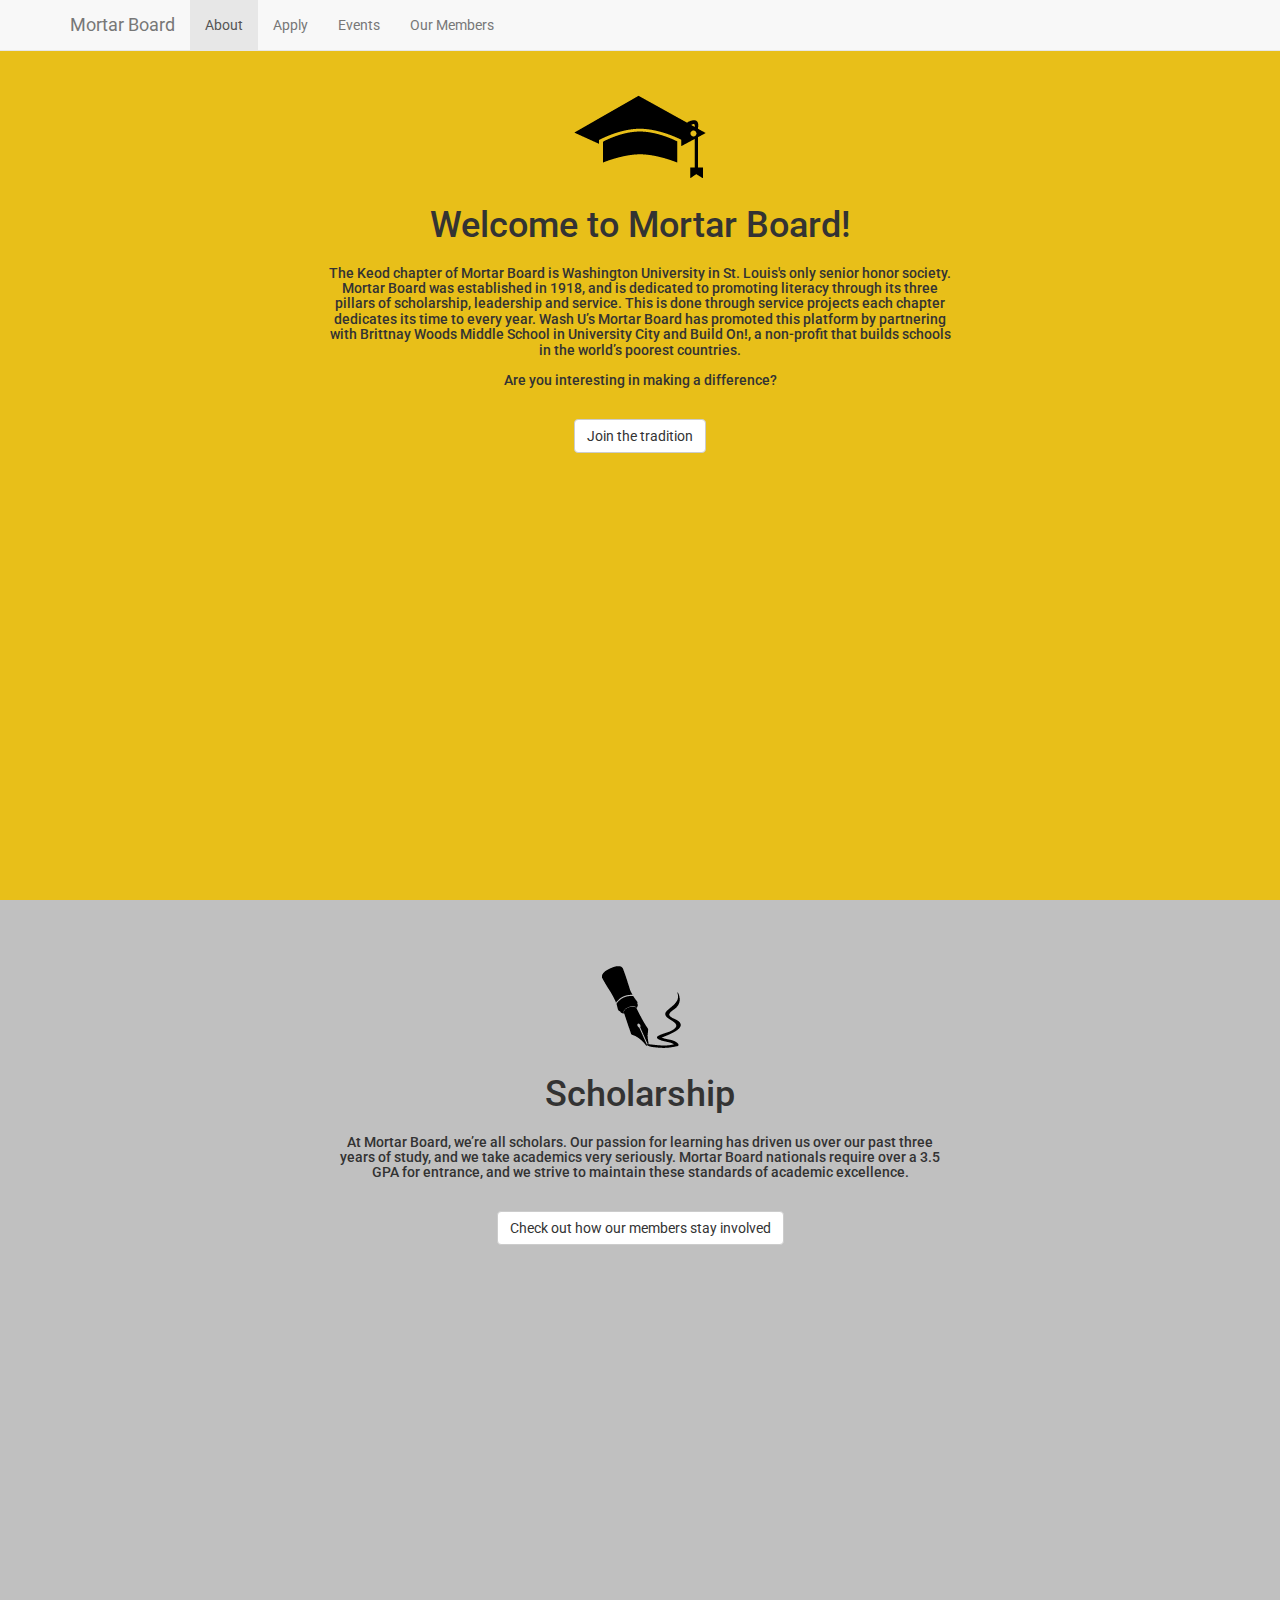
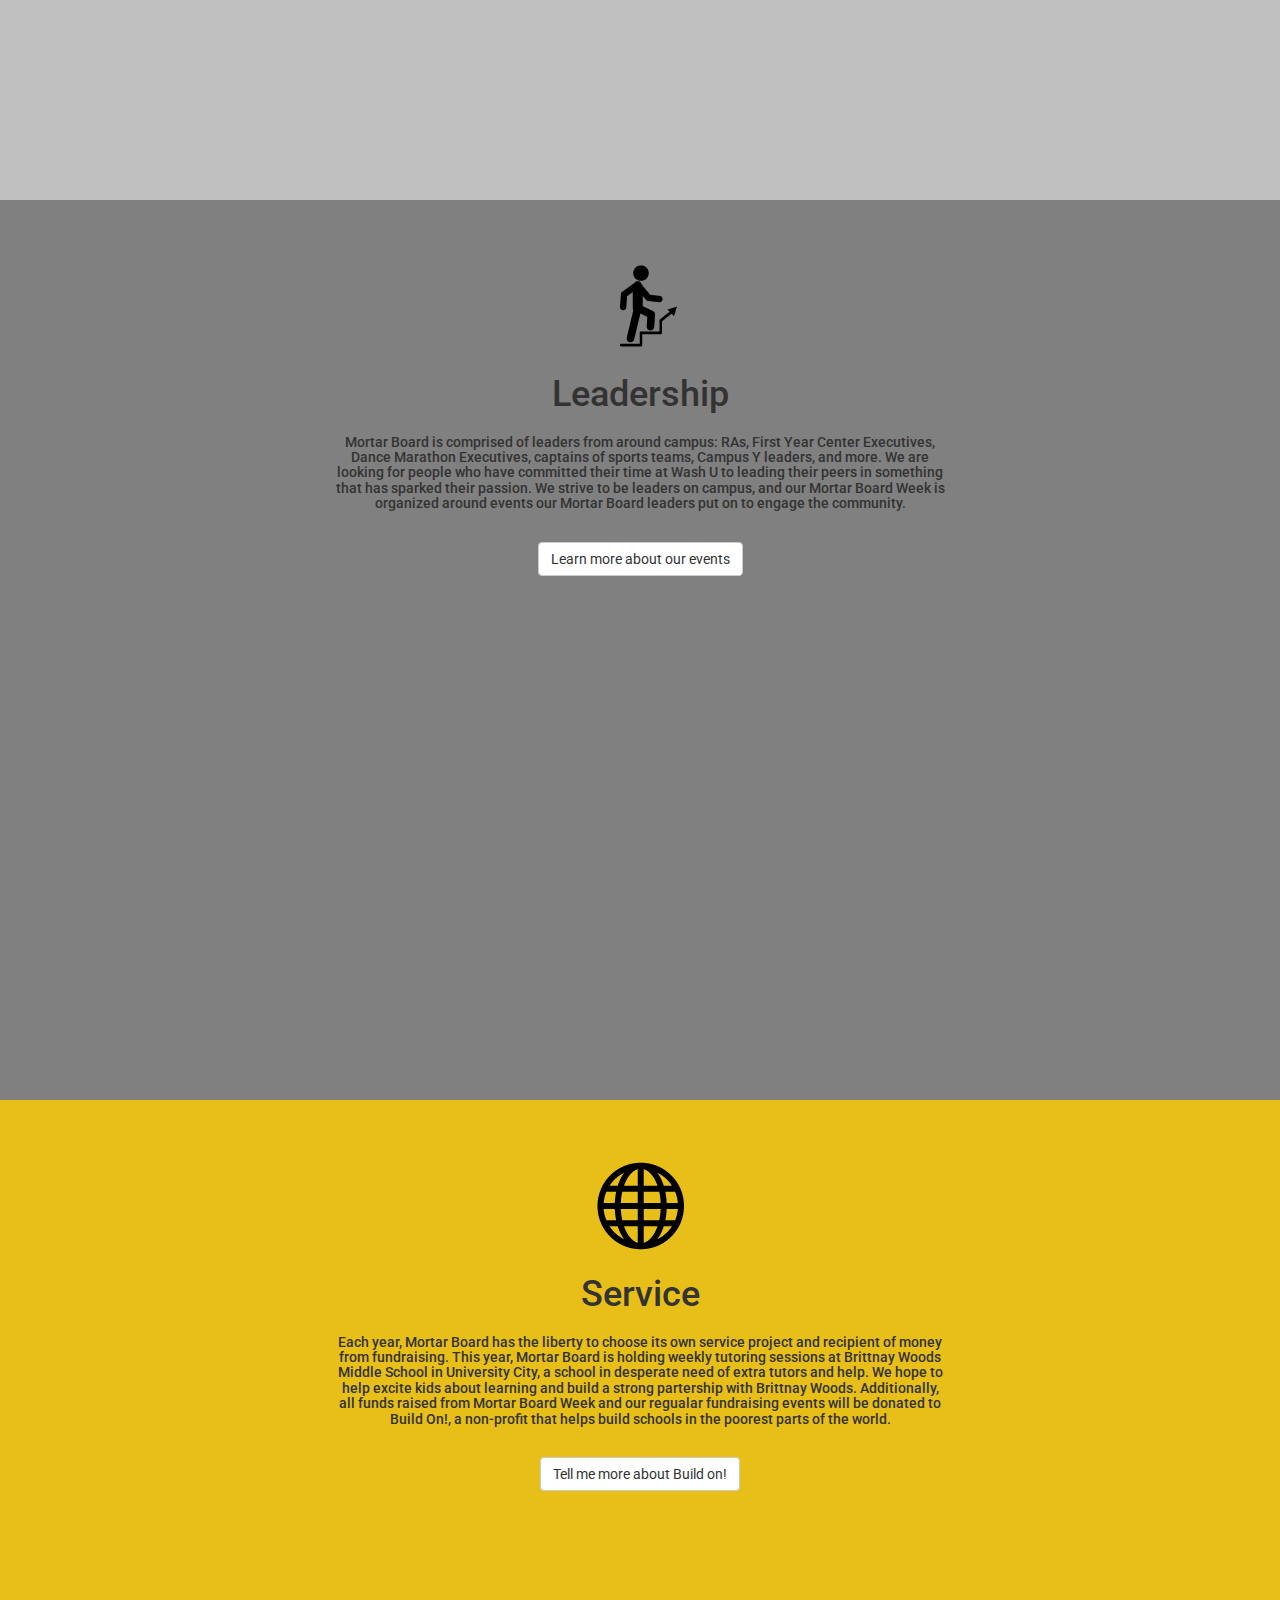
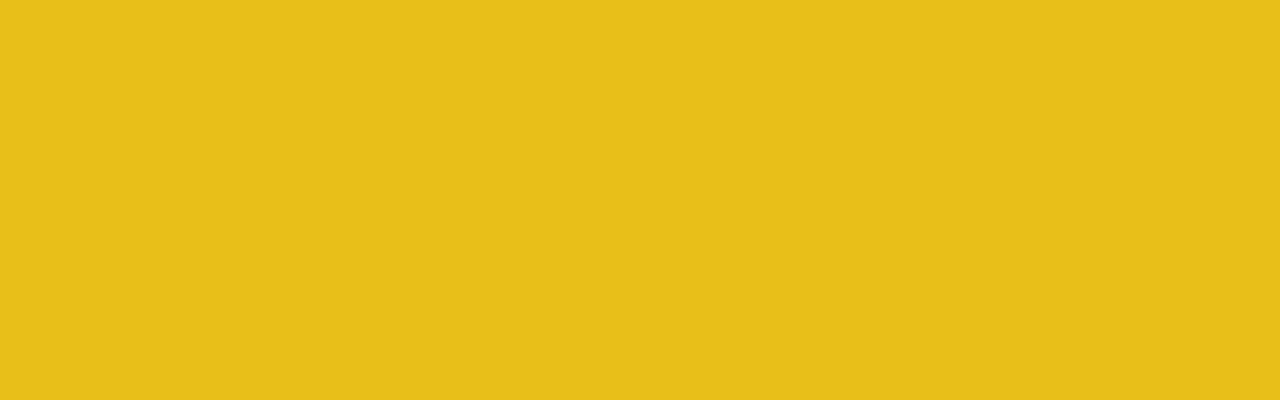
<file: index.html>
<!DOCTYPE html>
<html lang="en">
  <head>
    <meta charset="utf-8">
    <meta http-equiv="X-UA-Compatible" content="IE=edge">
    <meta name="viewport" content="width=device-width, initial-scale=1">
    <title>Mortar Board - Home</title>

    <!-- Bootstrap -->
    <link href="css/bootstrap.min.css" rel="stylesheet">
    <link href="custom.css" rel="stylesheet">
    <link href='http://fonts.googleapis.com/css?family=Roboto' rel='stylesheet' type='text/css'>

    <!-- HTML5 shim and Respond.js for IE8 support of HTML5 elements and media queries -->
    <!-- WARNING: Respond.js doesn't work if you view the page via file:// -->
    <!--[if lt IE 9]>
      <script src="https://oss.maxcdn.com/html5shiv/3.7.2/html5shiv.min.js"></script>
      <script src="https://oss.maxcdn.com/respond/1.4.2/respond.min.js"></script>
    <![endif]-->
  </head>
  <body>
    <!-- Static navbar -->
    <nav class="navbar navbar-default navbar-static-top" role="navigation">
      <div class="container">
        <div class="navbar-header">
          <button type="button" class="navbar-toggle collapsed" data-toggle="collapse" data-target="#navbar" aria-expanded="false" aria-controls="navbar">
            <span class="sr-only">Toggle navigation</span>
            <span class="icon-bar"></span>
            <span class="icon-bar"></span>
            <span class="icon-bar"></span>
          </button>
          <a class="navbar-brand" href="index.html">Mortar Board</a>
        </div>
        <div id="navbar" class="navbar-collapse collapse">
          <ul class="nav navbar-nav">
            <li class="active"><a href="index.html">About</a></li>
            <li><a href="apply.html">Apply</a></li>
            <li><a href="events.html">Events</a></li>
            <li><a href="contact.html">Our Members</a></li>
            
          </ul>
        </div><!--/.nav-collapse -->
      </div>
    </nav>

<div class="MB text-center">
<!-- <div class="column"> -->

<div class="row">
   <br> <br>


       <img src="img/hat.png" align="middle">
        <h1 class="text-center TEST"> Welcome to Mortar Board! </h1>
      

      <div class="col-md-3 col-sm-3 col-lg-3 col-xs-0"> </div>
      <div class="col-md-6 col-sm-6 col-lg-6 col-xs-12">

        
        <h5 class="text-center"> The Keod chapter of Mortar Board is Washington University in St. Louis's only senior honor society. Mortar Board was established in 1918, and is dedicated to promoting literacy through its three pillars of scholarship, leadership and service. This is done through service projects each chapter dedicates its time to every year. Wash U’s Mortar Board has promoted this platform by partnering with Brittnay Woods Middle School in University City and Build On!, a non-profit that builds schools in the world’s poorest countries. <br> <br>

Are you interesting in making a difference? 
</h5>

<br>
        
        <div class="row">
    <div class="text-center">
        <a href="apply.html" class="btn btn-default button-thing">Join the tradition </a>
    </div>
  </div>
</div>
        </div>
      </div>
  <!-- </div> -->
</div>


      

   



<div class="scholarship text-center">

  <div class="row">
      

<br> <br> <br>
        <img src="img/scholarship.png" align="middle">
        <h1 class="text-center TEST"> Scholarship </h1>
      </div>

      <div class="col-md-3 col-sm-3 col-lg-3 col-xs-0"> </div>
      <div class="col-md-6 col-sm-6 col-lg-6 col-xs-12">

        
        <h5 class="text-center"> At Mortar Board, we’re all scholars. Our passion for learning has driven us over our past three years of study, and we take academics very seriously. Mortar Board nationals require over a 3.5 GPA for entrance, and we strive to maintain these standards of academic excellence.  </h5> 
<br>

        <div class="row">
    <div class="text-center">
        <a href="contact.html" class="btn btn-default button-thing">Check out how our members stay involved </a>
    </div>
        
        </div>
      </div>
  
</div>





<div class="leadership text-center">
  <div class="row">
  
<br> <br> <br>
        <img src="img/leadership.png" align="middle">
        <h1 class="text-center TEST"> Leadership </h1>
      </div>

      <div class="col-md-3 col-sm-3 col-lg-3 col-xs-0"> </div>
      <div class="col-md-6 col-sm-6 col-lg-6 col-xs-12">

        
        <h5 class="text-center"> Mortar Board is comprised of leaders from around campus: RAs, First Year Center Executives, Dance Marathon Executives, captains of sports teams, Campus Y leaders, and more. We are looking for people who have committed their time at Wash U to leading their peers in something that has sparked their passion. We strive to be leaders on campus, and our Mortar Board Week is organized around events our Mortar Board leaders put on to engage the community. 

         </h5> 

         <br>

          <div class="row">
    <div class="text-center">
        <a href="events.html" class="btn btn-default button-thing">Learn more about our events</a>
    </div>
        
        </div>
      </div>
</div>



<div class="service text-center">
  <div class="row">

<br> <br> <br>
      
      <img src="img/service.png" align="middle">
        <h1 class="text-center TEST"> Service </h1>
      </div>

      <div class="col-md-3 col-sm-3 col-lg-3 col-xs-0"> </div>
      <div class="col-md-6 col-sm-6 col-lg-6 col-xs-12">

        
        <h5 class="text-center"> Each year, Mortar Board has the liberty to choose its own service project and recipient of money from fundraising. This year, Mortar Board is holding weekly tutoring sessions at Brittnay Woods Middle School in University City, a school in desperate need of extra tutors and help. We hope to help excite kids about learning and build a strong partership with Brittnay Woods. Additionally, all funds raised from Mortar Board Week and our regualar fundraising events will be donated to Build On!, a non-profit that helps build schools in the poorest parts of the world. </h5> 

<br>
        <div class="row">
    <div class="text-center">
        <a href="events.html" class="btn btn-default button-thing"> Tell me more about Build on! </a>
    </div>


        
        </div>
      </div>
</div>








    <!-- jQuery (necessary for Bootstrap's JavaScript plugins) -->
    <script src="https://ajax.googleapis.com/ajax/libs/jquery/1.11.1/jquery.min.js"></script>
    <!-- Include all compiled plugins (below), or include individual files as needed -->
    <script src="js/bootstrap.min.js"></script>
  </body>
</html>
</file>
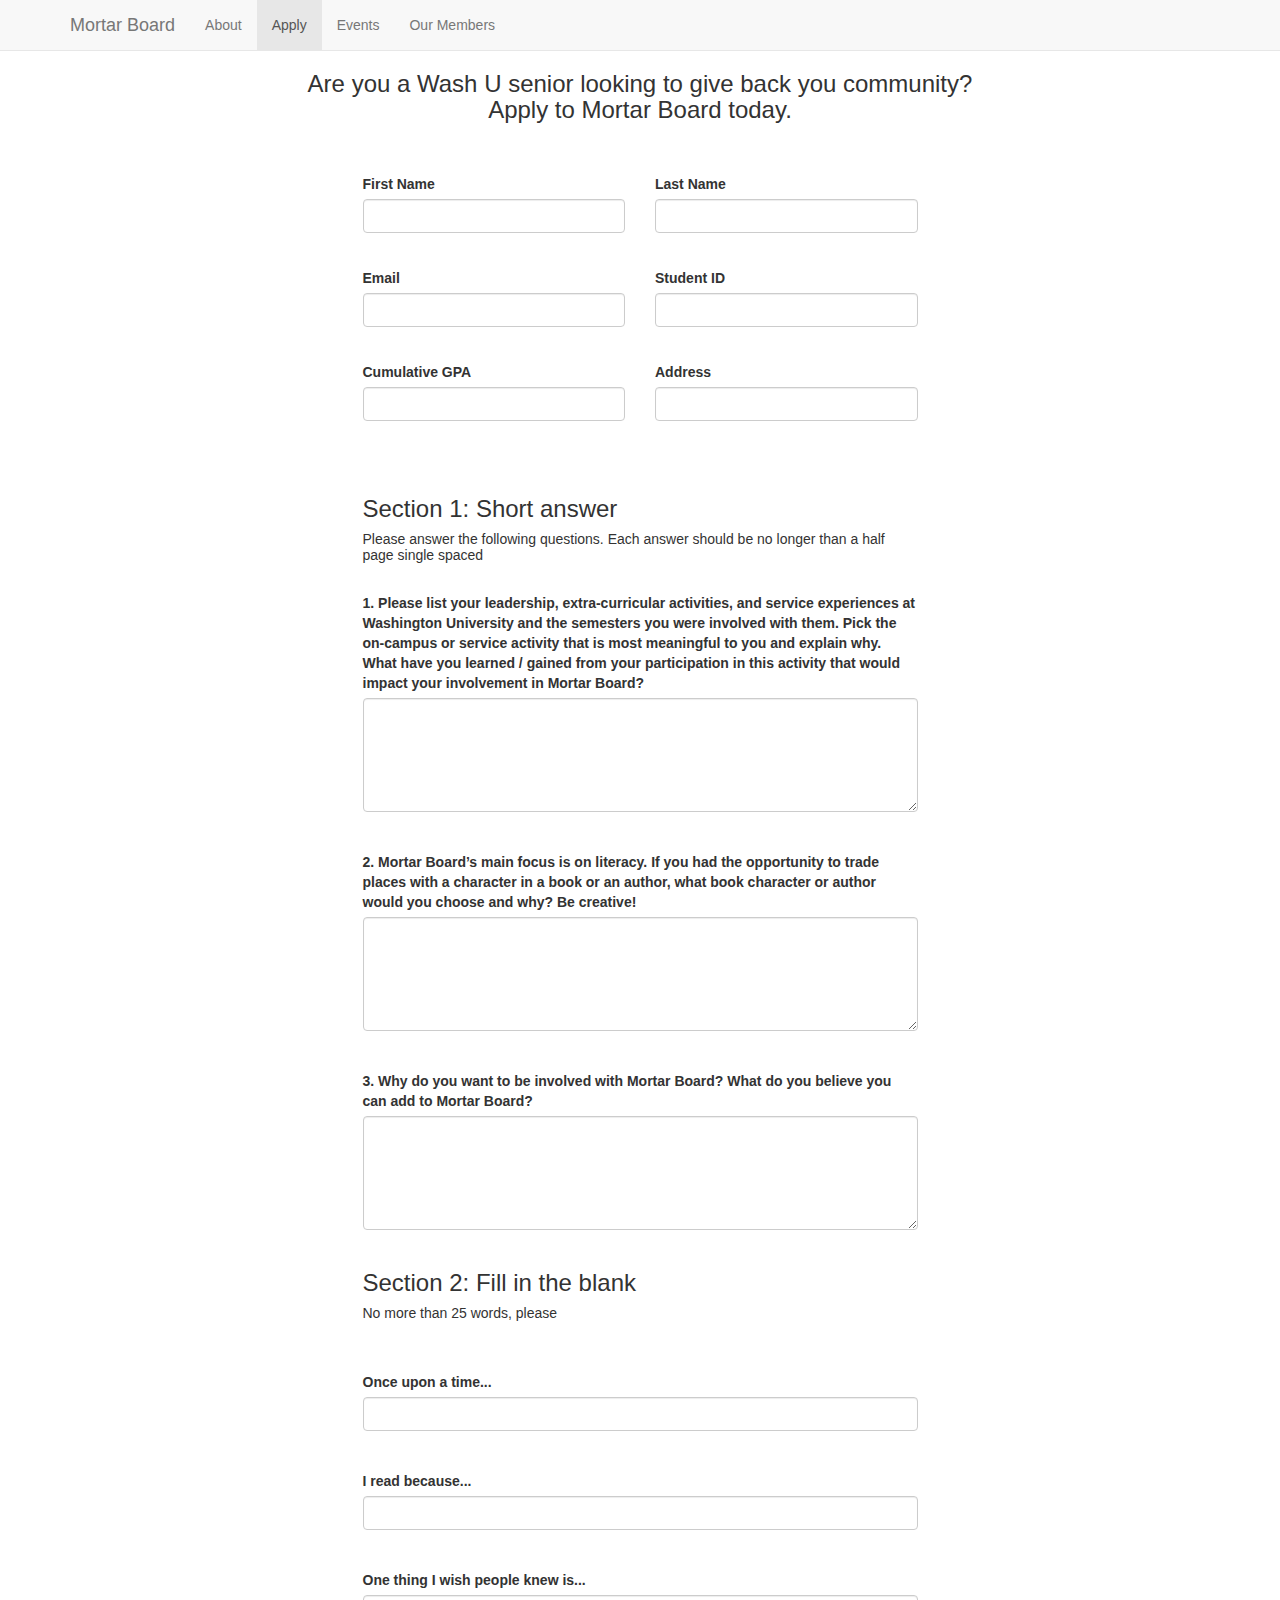
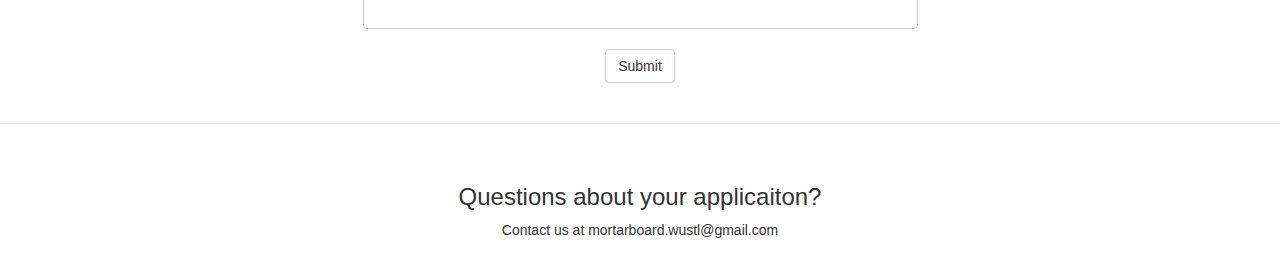
<file: apply.html>
<!DOCTYPE html>
<html lang="en">
  <head>
    <meta charset="utf-8">
    <meta http-equiv="X-UA-Compatible" content="IE=edge">
    <meta name="viewport" content="width=device-width, initial-scale=1">
    <title>Mortar Board - Apply</title>

    <!-- Bootstrap -->
    <link href="css/bootstrap.min.css" rel="stylesheet">
    <link href="custom.css" rel="stylesheet">

    <!-- HTML5 shim and Respond.js for IE8 support of HTML5 elements and media queries -->
    <!-- WARNING: Respond.js doesn't work if you view the page via file:// -->
    <!--[if lt IE 9]>
      <script src="https://oss.maxcdn.com/html5shiv/3.7.2/html5shiv.min.js"></script>
      <script src="https://oss.maxcdn.com/respond/1.4.2/respond.min.js"></script>
    <![endif]-->
  </head>
  <body>
    <!-- Static navbar -->
    <nav class="navbar navbar-default navbar-static-top" role="navigation">
      <div class="container">
        <div class="navbar-header">
          <button type="button" class="navbar-toggle collapsed" data-toggle="collapse" data-target="#navbar" aria-expanded="false" aria-controls="navbar">
            <span class="sr-only">Toggle navigation</span>
            <span class="icon-bar"></span>
            <span class="icon-bar"></span>
            <span class="icon-bar"></span>
          </button>
          <a class="navbar-brand" href="index.html">Mortar Board</a>
        </div>
        <div id="navbar" class="navbar-collapse collapse">
          <ul class="nav navbar-nav">
            <li><a href="index.html">About</a></li>
            <li class="active"><a href="apply.html">Apply</a></li>
            <li><a href="events.html">Events</a></li>
            <li><a href="contact.html">Our Members</a></li>
            
          </ul>
        </div><!--/.nav-collapse -->
      </div>
    </nav>

<div class="container">
  <div class="row">
  
    <h3 class="text-center"> Are you a Wash U senior looking to give back you community? <br>Apply to Mortar Board today. </h3> <br> <br>
   </div>
</div>

<div class="container">
  <div class="row">

    <div class="col-md-3 col-lg-3 col-sm-3 col-xs-0">
    </div>

  <div class="col-md-3 col-lg-3 col-sm-3 col-xs-12">
      <form role="form">
        <div class="form-group">
            <label for="inputName" class="control-label">First Name</label>
                <input type="name" class="form-control" id="inputName" placeholder="">
       </div>
  </div>

 
 <div class="col-md-3 col-lg-3 col-sm-3 col-xs-12">
      <form role="form">
        <div class="form-group">
            <label for="inputName" class="control-label">Last Name</label>
                <input type="name" class="form-control" id="inputName" placeholder="">
        </div>
  </div>

</div>
</div>

<br>


<div class="container">
  <div class="row">

    <div class="col-md-3 col-lg-3 col-sm-3 col-xs-0">
    </div>

  <div class="col-md-3 col-lg-3 col-sm-3 col-xs-12">
      <form role="form">
        <div class="form-group">
            <label for="inputName" class="control-label">Email</label>
                <input type="name" class="form-control" id="inputName" placeholder="">
       </div>
  </div>

 
 <div class="col-md-3 col-lg-3 col-sm-3 col-xs-12">
      <form role="form">
        <div class="form-group">
            <label for="inputName" class="control-label">Student ID</label>
                <input type="name" class="form-control" id="inputName" placeholder="">
        </div>
  </div>
</div>
</div>
<br>
<div class="container">
  <div class="row">

    <div class="col-md-3 col-lg-3 col-sm-3 col-xs-0">
    </div>

  <div class="col-md-3 col-lg-3 col-sm-3 col-xs-12">
      <form role="form">
        <div class="form-group">
            <label for="inputName" class="control-label">Cumulative GPA</label>
                <input type="name" class="form-control" id="inputName" placeholder="">
       </div>
  </div>

 
 <div class="col-md-3 col-lg-3 col-sm-3 col-xs-12">
      <form role="form">
        <div class="form-group">
            <label for="inputName" class="control-label">Address</label>
                <input type="name" class="form-control" id="inputName" placeholder="">
        </div>
  </div>
</div>
</div>

<br> <br> 
<div class="container">
  <div class="row">
      <div class="col-md-3 col-lg-3 col-sm-3 col-xs-12">
        </div>
    <div class="col-md-6 col-lg-6 col-sm-6 col-xs-12">
      <h3> Section 1: Short answer </h3> <h5> Please answer the following questions.  Each answer should be no longer than a half page single spaced </h5>
    </div>
  </div>
</div>

<br>

<div class="container">
  <div class="row">
      <div class="col-md-3 col-lg-3 col-sm-3 col-xs-12">
        </div>
    <div class="col-md-6 col-lg-6 col-sm-6 col-xs-12">
      <label for="type">1.  Please list your leadership, extra-curricular activities, and service experiences at Washington University and the semesters you were involved with them. Pick the on-campus or service activity that is most meaningful to you and explain why. What have you learned / gained from your participation in this activity that would impact your involvement in Mortar Board?</label>
        <textarea class="form-control" rows="5"></textarea>
    </div>
  </div>
</div>

<br>

 
<br>

<div class="container">
  <div class="row">
      <div class="col-md-3 col-lg-3 col-sm-3 col-xs-12">
        </div>
    <div class="col-md-6 col-lg-6 col-sm-6 col-xs-12">
      <label for="type">2.  Mortar Board’s main focus is on literacy.  If you had the opportunity to trade places with a character in a book or an author, what book character or author would you choose and why?  Be creative!</label>
        <textarea class="form-control" rows="5"></textarea>
    </div>
  </div>
</div>

<br>

<br>

<div class="container">
  <div class="row">
      <div class="col-md-3 col-lg-3 col-sm-3 col-xs-12">
        </div>
    <div class="col-md-6 col-lg-6 col-sm-6 col-xs-12">
      <label for="type">3.  Why do you want to be involved with Mortar Board?  What do you believe you can add to Mortar Board? </label>
        <textarea class="form-control" rows="5"></textarea>
    </div>
  </div>
</div>



<br>

<div class="container">
  <div class="row">
      <div class="col-md-3 col-lg-3 col-sm-3 col-xs-12">
        </div>
    <div class="col-md-6 col-lg-6 col-sm-6 col-xs-12">
      <h3> Section 2: Fill in the blank </h3> <h5> No more than 25 words, please </h5>
    </div>
  </div>
</div>

<br>


<br>

<div class="container">
  <div class="row">
      <div class="col-md-3 col-lg-3 col-sm-3 col-xs-12">
        </div>
    <div class="col-md-6 col-lg-6 col-sm-6 col-xs-12">
      <label for="type">Once upon a time... </label>
        <input type="text" class="form-control" placeholder="">
    </div>
  </div>
</div>

<br>

<br>

<div class="container">
  <div class="row">
      <div class="col-md-3 col-lg-3 col-sm-3 col-xs-12">
        </div>
    <div class="col-md-6 col-lg-6 col-sm-6 col-xs-12">
      <label for="type">I read because... </label>
        <input type="text" class="form-control" placeholder="">
    </div>
  </div>
</div>

<br>

<br>

<div class="container">
  <div class="row">
      <div class="col-md-3 col-lg-3 col-sm-3 col-xs-12">
        </div>
    <div class="col-md-6 col-lg-6 col-sm-6 col-xs-12">
      <label for="type">One thing I wish people knew is...</label>
        <input type="text" class="form-control" placeholder="">
    </div>
  </div>
</div>

<br>

<div class="text-center">
              <a href="submit.html">
                <button type="button" class="btn btn-default btn-center"> Submit</button>
              </a>
              </div>
          </div>
      </div>
 
 <br>

<hr> 

<br> 
        <h3 class="text-center"> Questions about your applicaiton? </h1>
          <p class="text-center"> Contact us at mortarboard.wustl@gmail.com </p>

          <br>

    <!-- jQuery (necessary for Bootstrap's JavaScript plugins) -->
    <script src="https://ajax.googleapis.com/ajax/libs/jquery/1.11.1/jquery.min.js"></script>
    <!-- Include all compiled plugins (below), or include individual files as needed -->
    <script src="js/bootstrap.min.js"></script>
  </body>
</html>
</file>
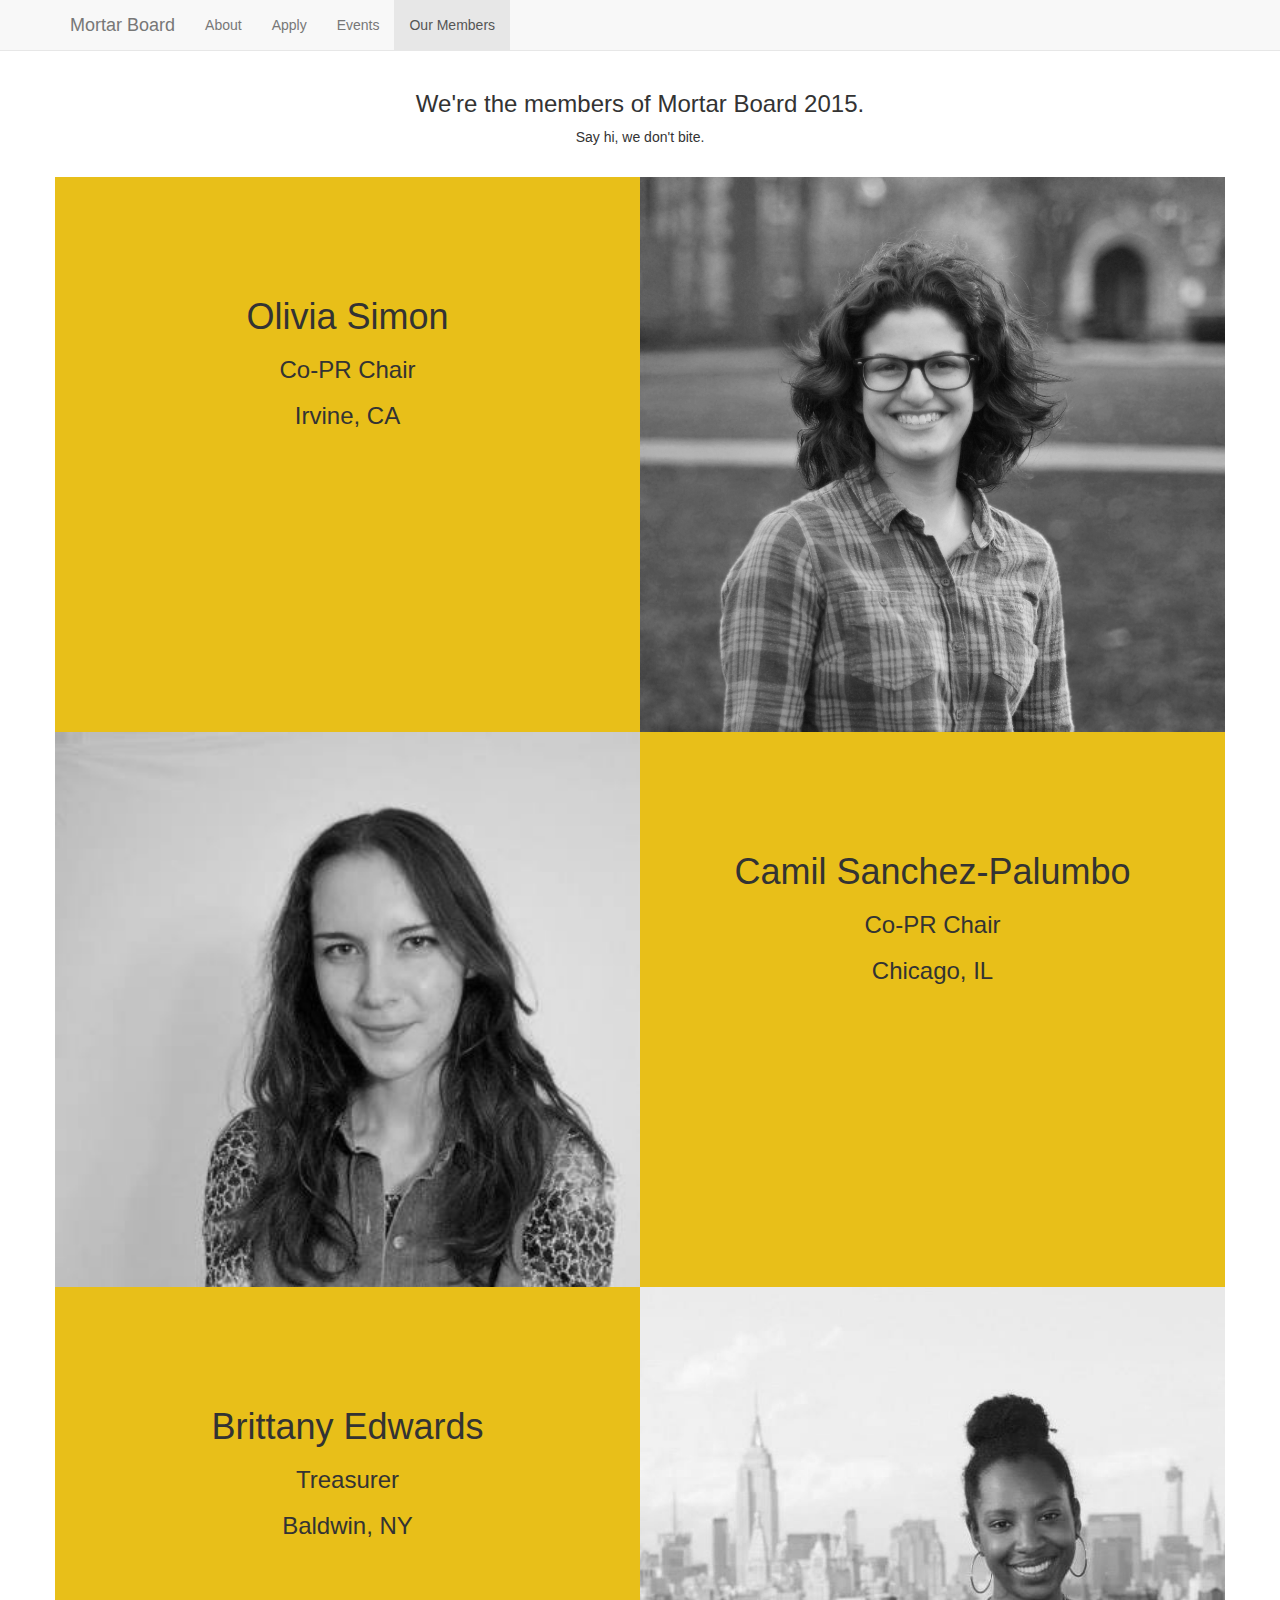
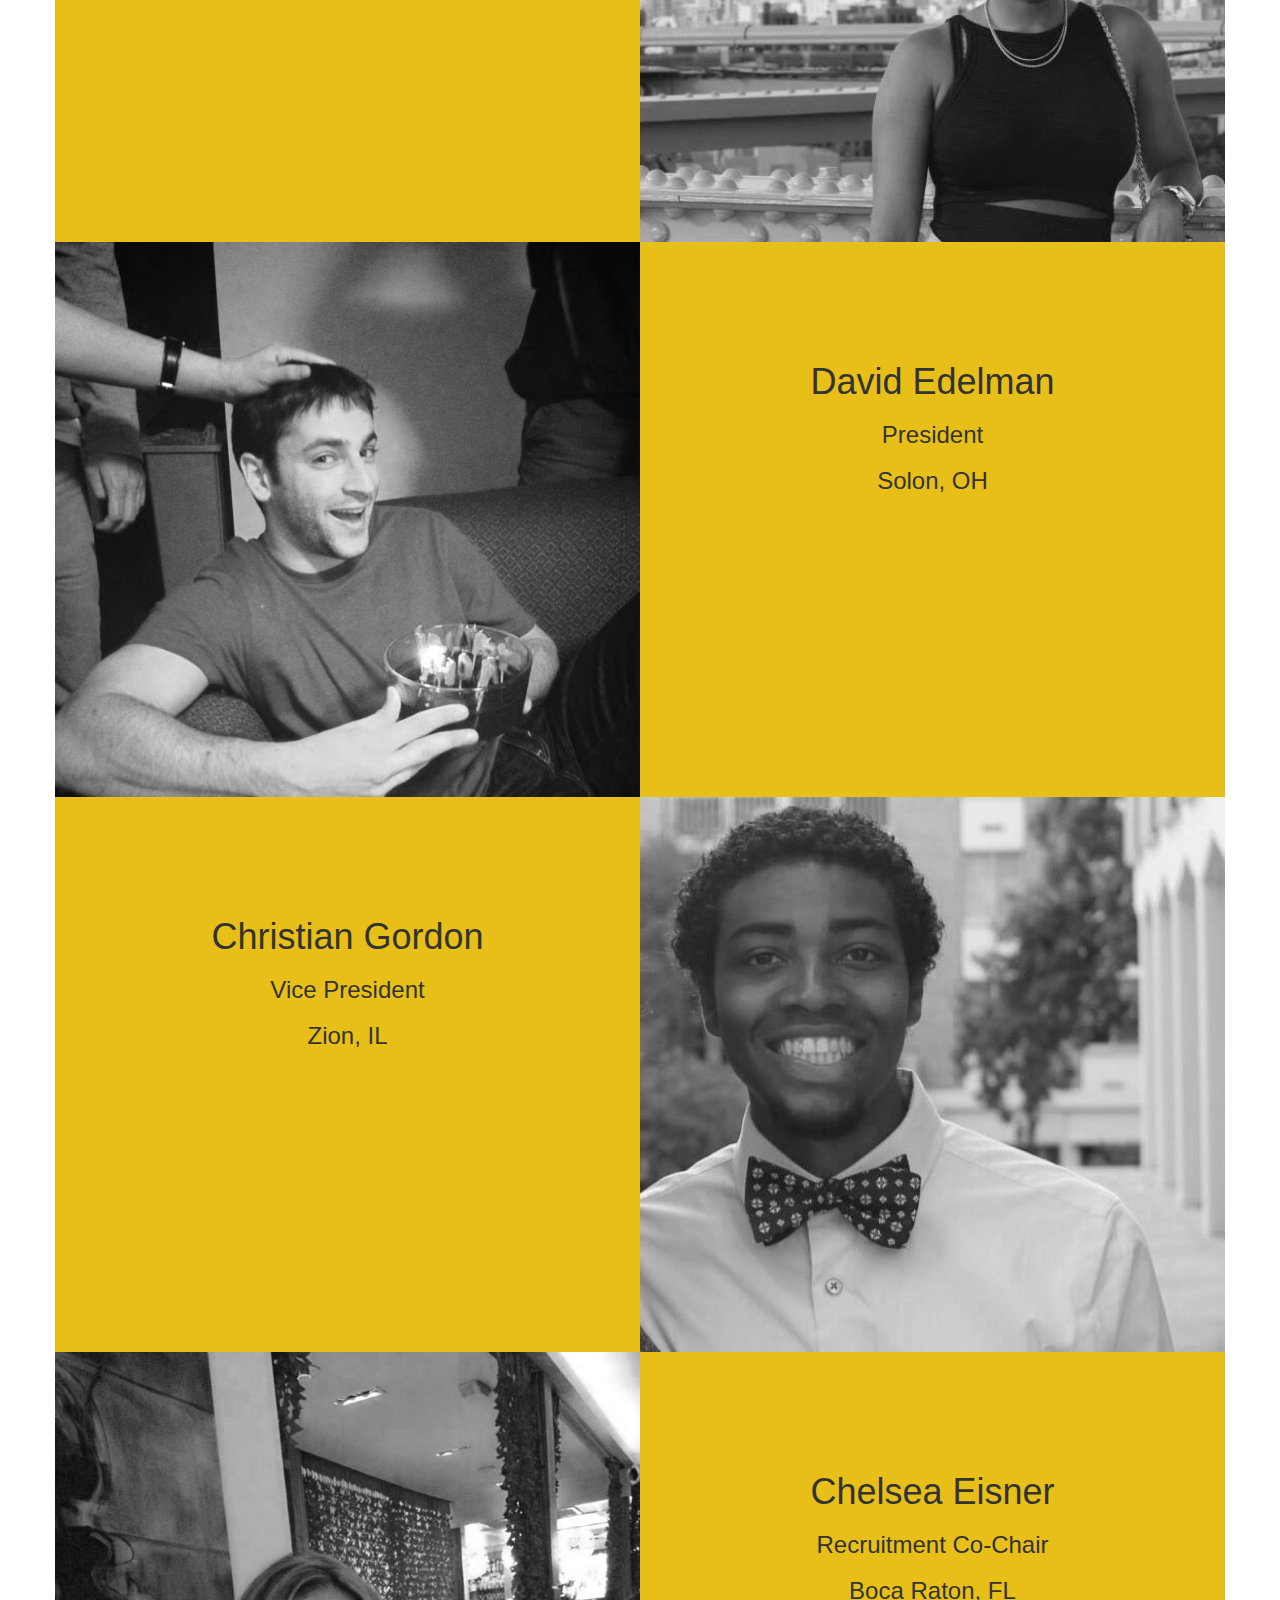
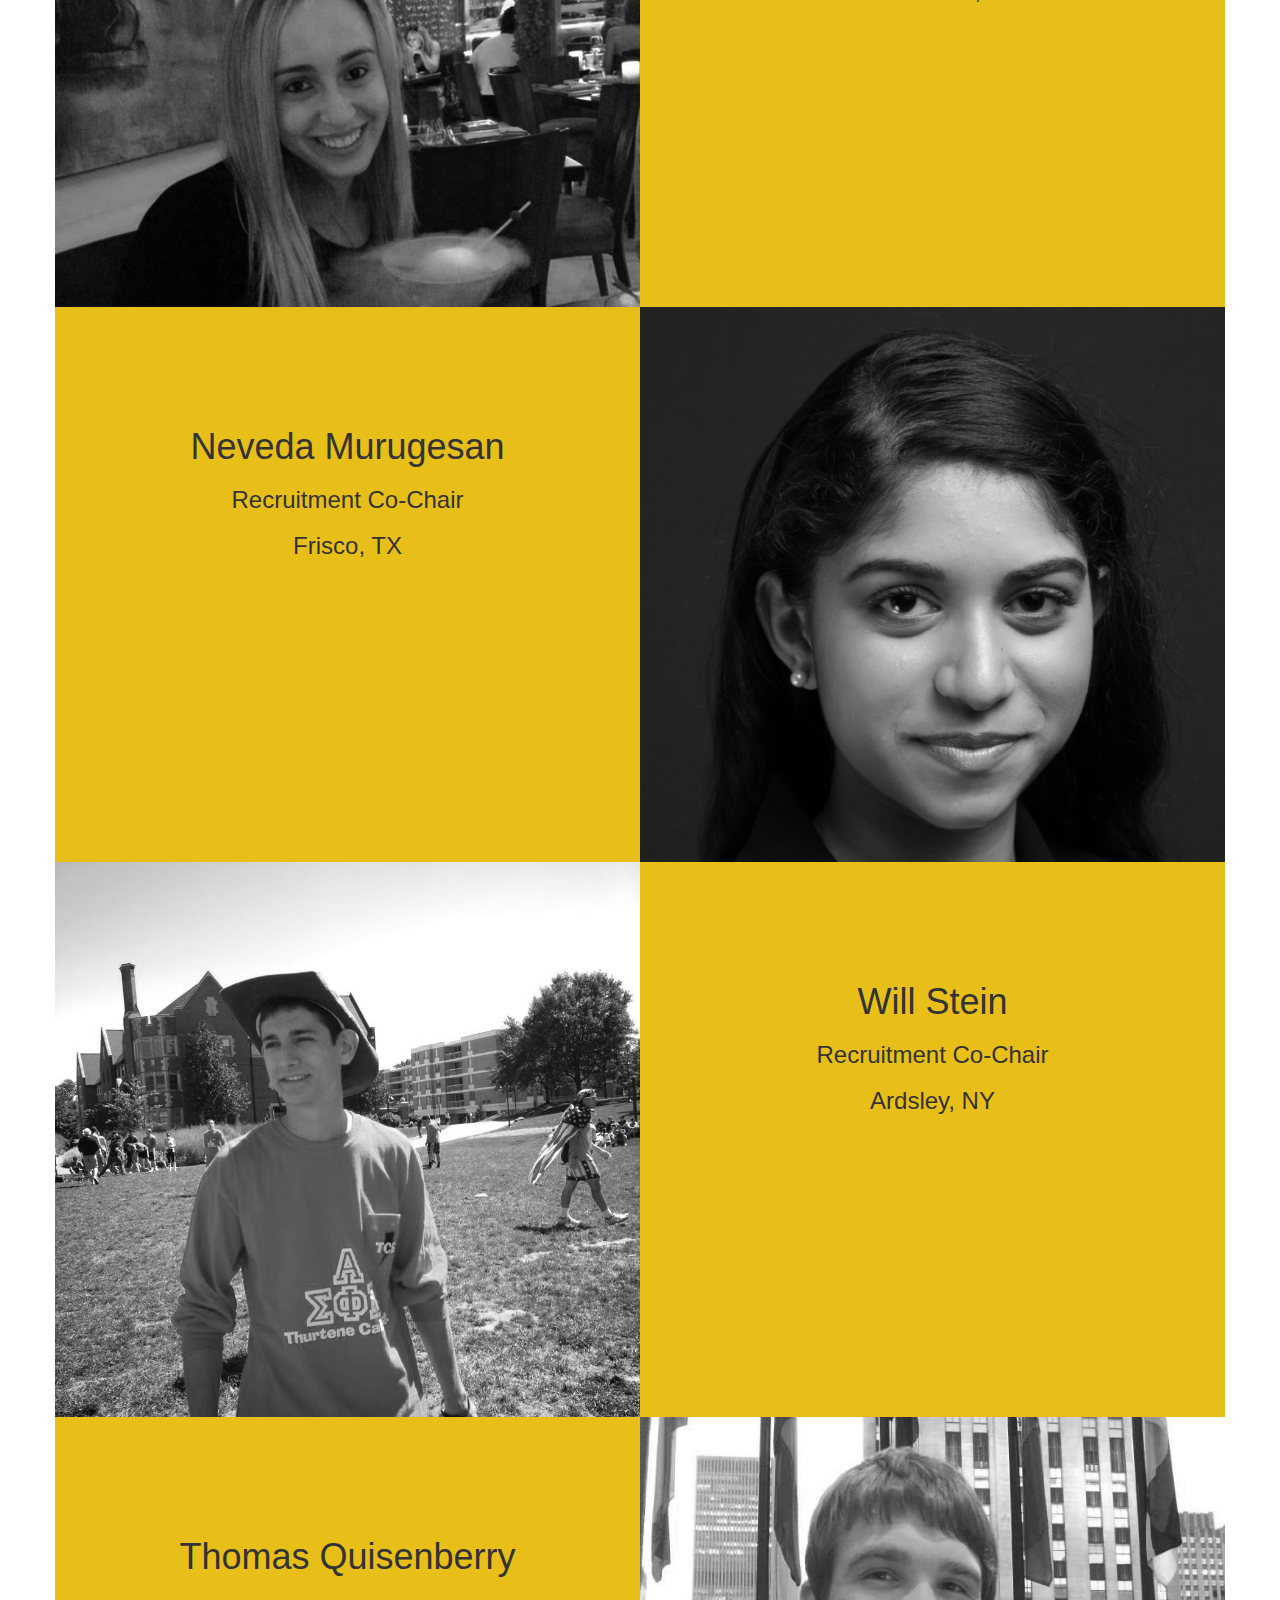
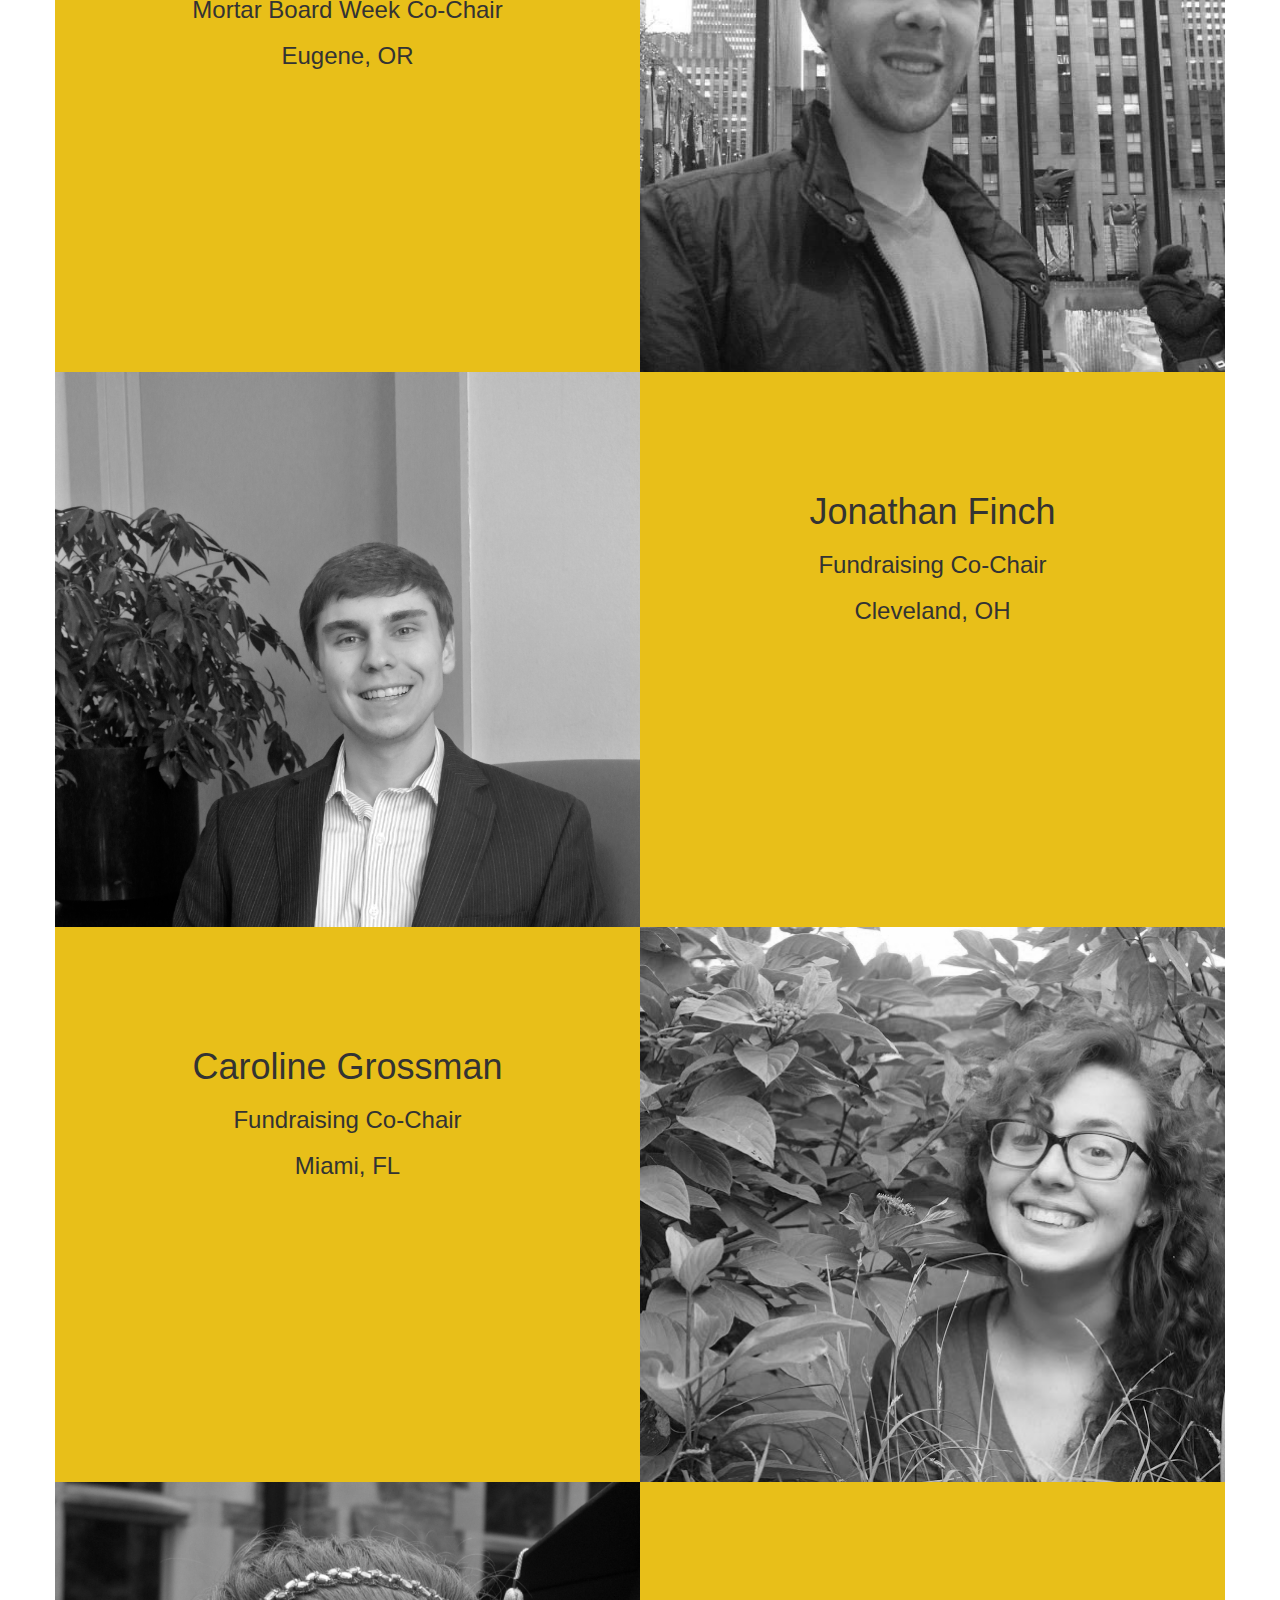
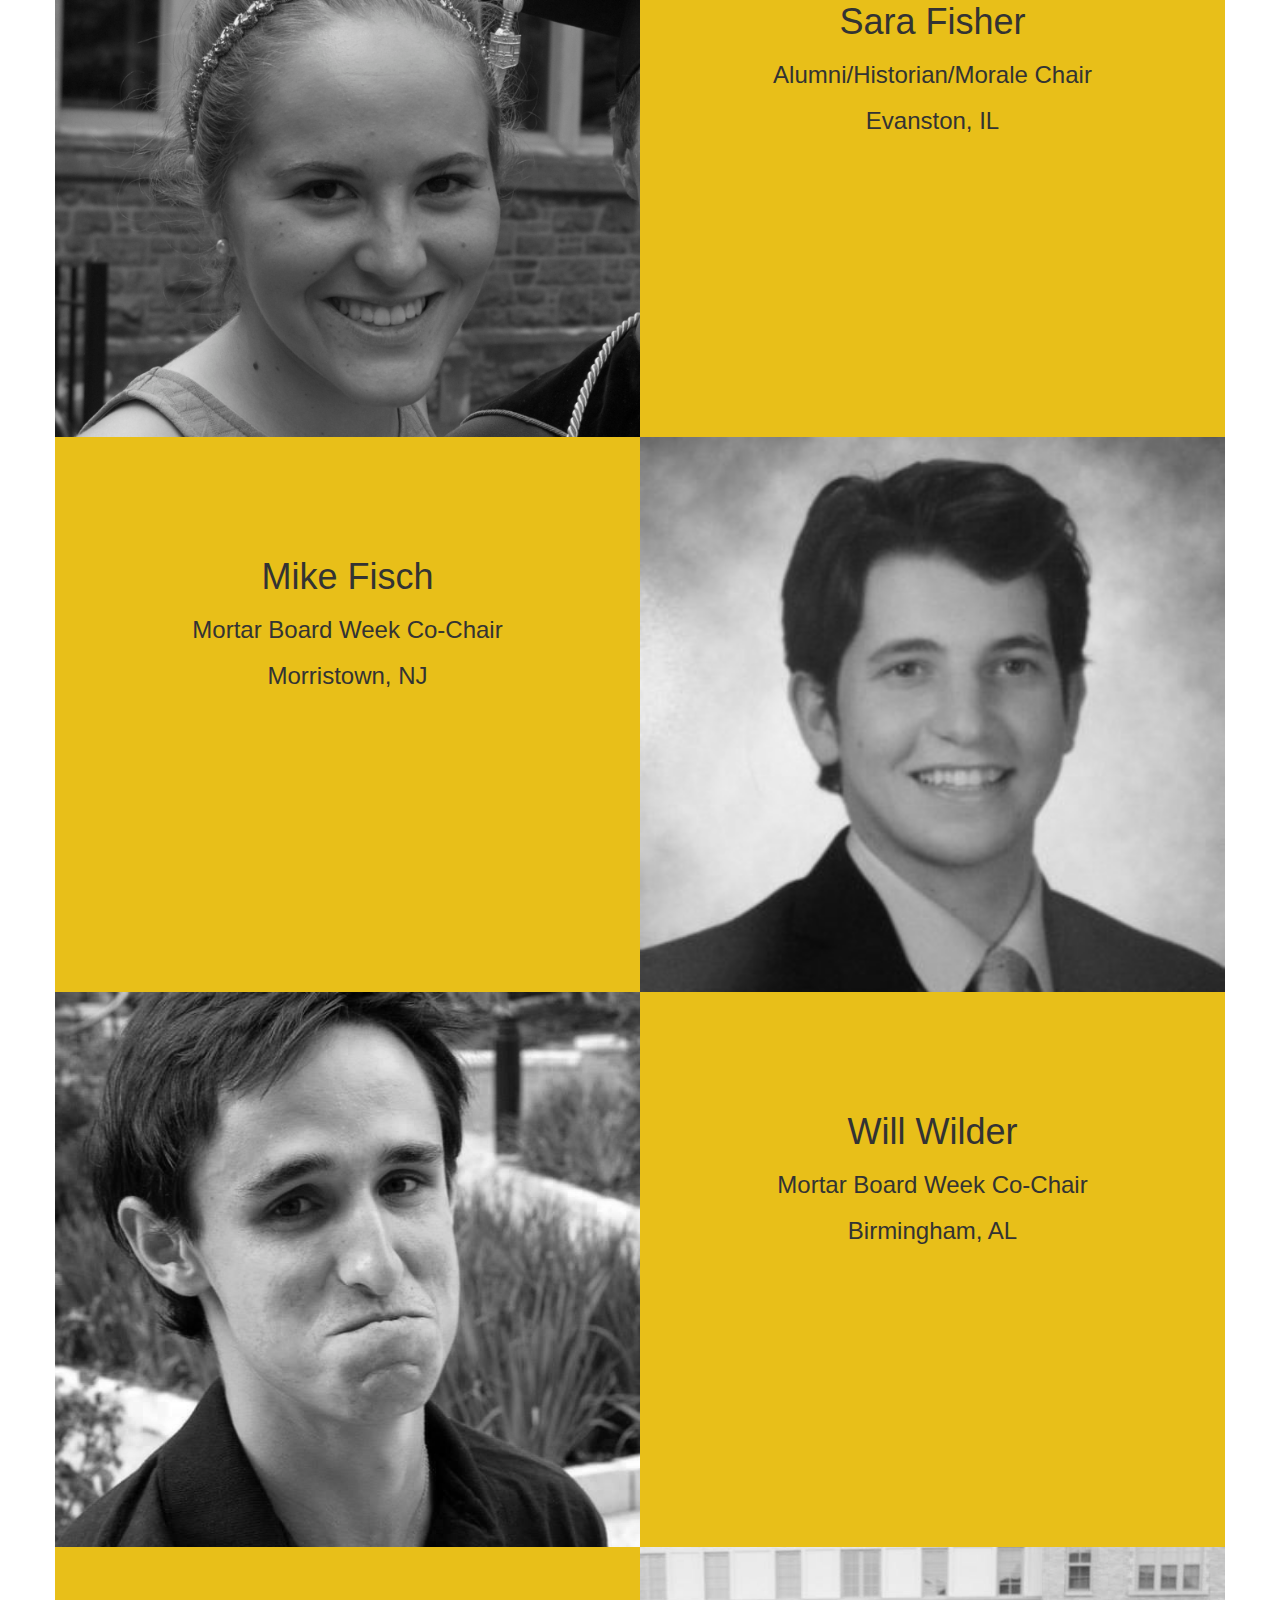
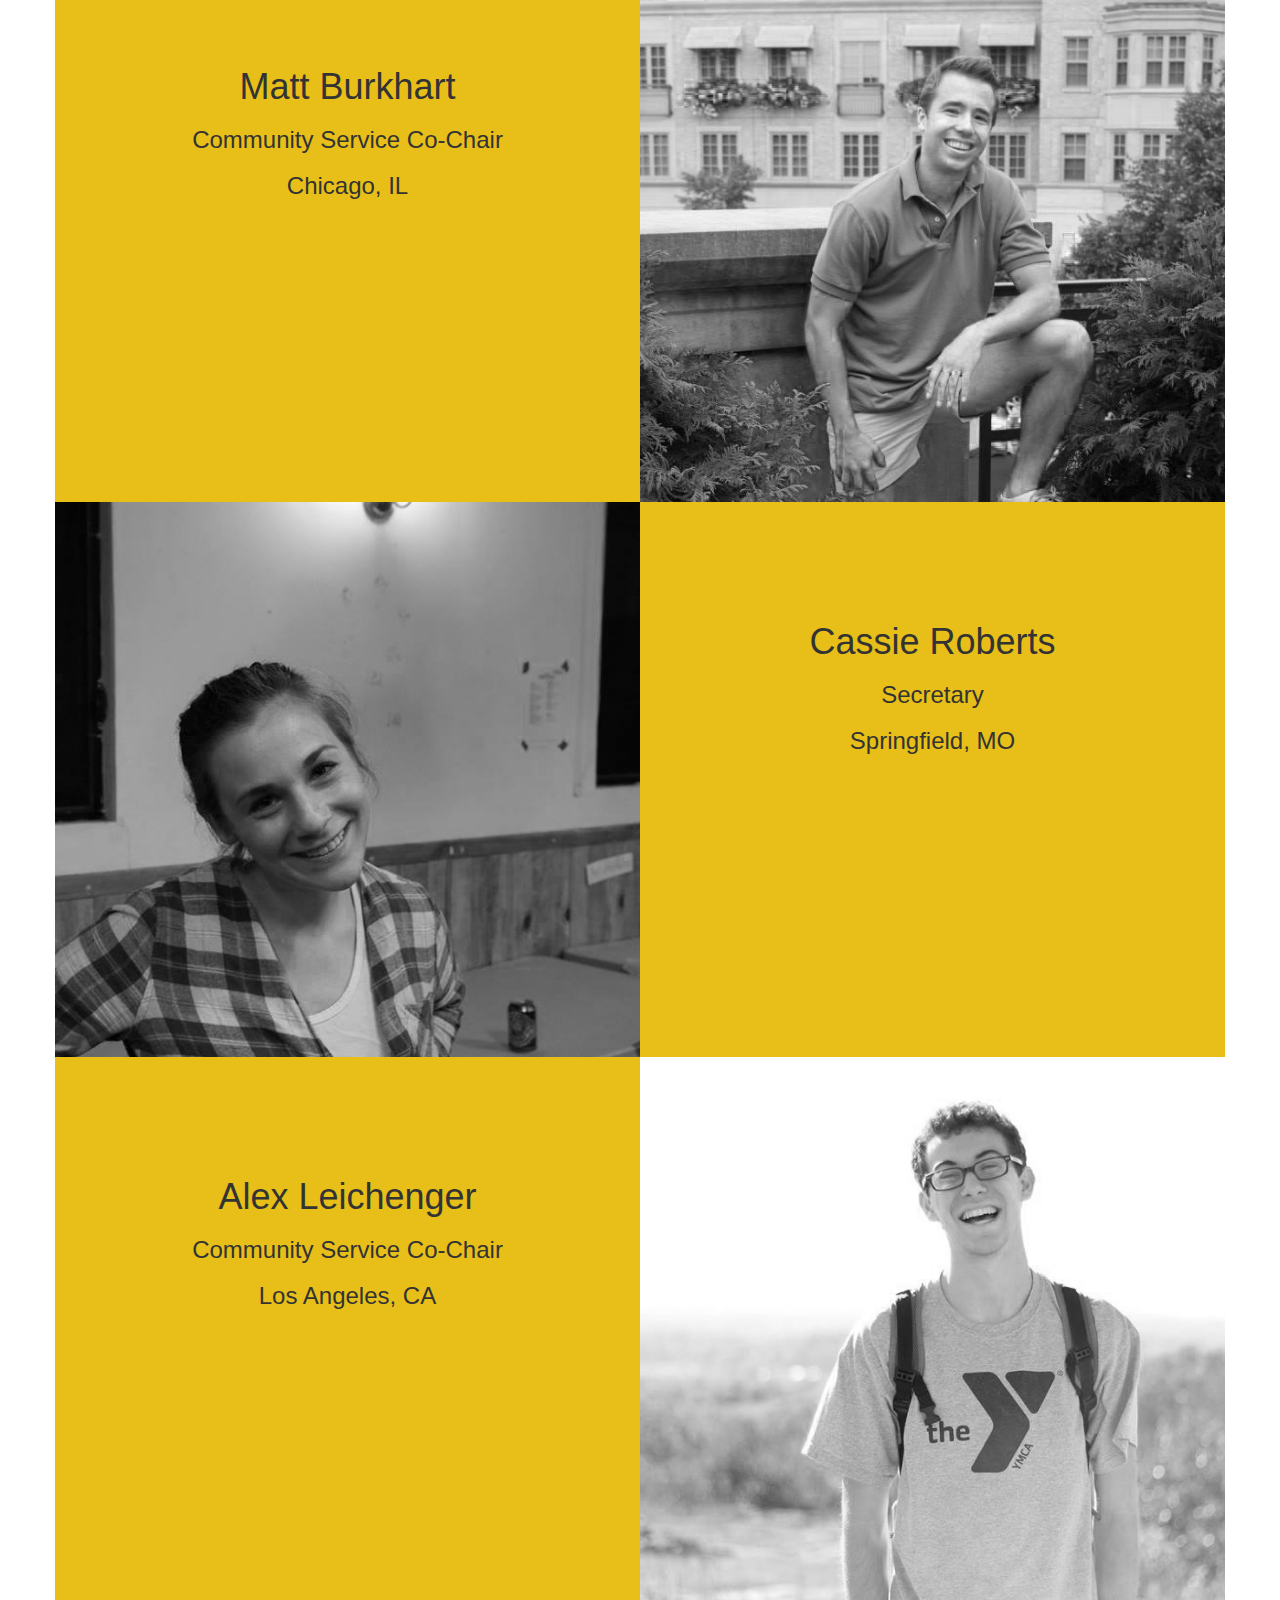
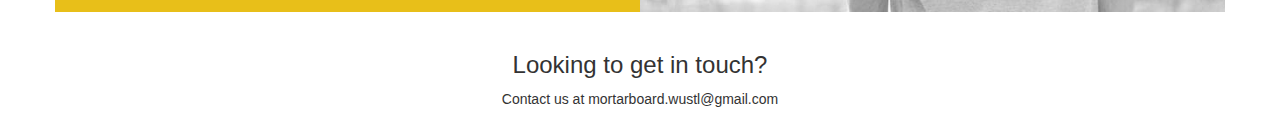
<file: contact.html>
<!DOCTYPE html>
<html lang="en">
  <head>
    <meta charset="utf-8">
    <meta http-equiv="X-UA-Compatible" content="IE=edge">
    <meta name="viewport" content="width=device-width, initial-scale=1">
    <title>Mortar Board - Contact</title>

    <!-- Bootstrap -->
    <link href="css/bootstrap.min.css" rel="stylesheet">
    <link href="custom.css" rel="stylesheet">

    <!-- HTML5 shim and Respond.js for IE8 support of HTML5 elements and media queries -->
    <!-- WARNING: Respond.js doesn't work if you view the page via file:// -->
    <!--[if lt IE 9]>
      <script src="https://oss.maxcdn.com/html5shiv/3.7.2/html5shiv.min.js"></script>
      <script src="https://oss.maxcdn.com/respond/1.4.2/respond.min.js"></script>
    <![endif]-->
  </head>
  <body>
    <!-- Static navbar -->
    <nav class="navbar navbar-default navbar-static-top" role="navigation">
      <div class="container">
        <div class="navbar-header">
          <button type="button" class="navbar-toggle collapsed" data-toggle="collapse" data-target="#navbar" aria-expanded="false" aria-controls="navbar">
            <span class="sr-only">Toggle navigation</span>
            <span class="icon-bar"></span>
            <span class="icon-bar"></span>
            <span class="icon-bar"></span>
          </button>
          <a class="navbar-brand" href="index.html">Mortar Board</a>
        </div>
        <div id="navbar" class="navbar-collapse collapse">
          <ul class="nav navbar-nav">
            <li><a href="index.html">About</a></li>
            <li><a href="apply.html">Apply</a></li>
            <li><a href="events.html">Events</a></li>
            <li class="active"><a href="contact.html">Our Members</a></li>
            
          </ul>
        </div><!--/.nav-collapse -->
      </div>
    </nav>

<br> 
        <h3 class="text-center"> We're the members of Mortar Board 2015. </h1>
          <p class="text-center"> Say hi, we don't bite.  </p> <br>

          


<div class="container">
    <div class="row">
        <div class="col lg-6 col-md-6 col-sm-6 col-xs-12 yellow_box">
            <div class="square text-center">
                <br> <br> <br> <br> <br>  <h1> Olivia Simon </h1> 
                <h3>Co-PR Chair <h3>
                <h3> Irvine, CA <h3>
            </div>
        </div>

        <div class="col lg-6 col-md-6 col-sm-6 col-xs-12 olivia">

          <div class="square"> </div>
        </div>
          
        </div>
    </div>


<div class="container">
    <div class="row">

        <div class="hidden-lg hidden-md hidden-sm visible-xs-* yellow_box">

          <div class="square text-center">
             <br> <br> <br> <br> <br> <h1> Camil Sanchez-Palumbo </h1> 
                <h3>Co-PR Chair <h3>
                <h3> Chicago, IL <h3>
          
                
                
            </div>
          </div>

        <div class="col-lg-6 col-md-6 col-sm-6 col-xs-12 camil">
        
        <div class="square">
                
                
            </div>
        </div>

        <div class="col-lg-6 col-md-6 col-sm-6 hidden-xs yellow_box">

          <div class="square text-center">

             <br> <br> <br> <br> <br> <h1> Camil Sanchez-Palumbo </h1> 
                <h3>Co-PR Chair <h3>
                <h3> Chicago, IL <h3>
          
                
                
            </div>
        </div>
          
        </div>
    </div>


<div class="container">
    <div class="row">
        <div class="col lg-6 col-md-6 col-sm-6 col-xs-12 yellow_box">
        
        <div class="square text-center">
          <br> <br> <br> <br> <br> <h1> Brittany Edwards </h1> 
                <h3>Treasurer <h3>
                <h3> Baldwin, NY <h3>
                
                
            </div>
        </div>

        <div class="col lg-6 col-md-6 col-sm-6 col-xs-12 brit">

          <div class="square">
          
                
                
            </div>
        </div>
          
        </div>
    </div>



<div class="container">
    <div class="row">

        <div class="hidden-lg hidden-md hidden-sm visible-xs-* yellow_box">

          <div class="square text-center">
            <br> <br> <br> <br> <br> <h1> David Edelman </h1> 
                <h3>President <h3>
                <h3> Solon, OH <h3>
          
                
                
            </div>
          </div>

        <div class="col-lg-6 col-md-6 col-sm-6 col-xs-12 david">
        
        <div class="square">
                
                
            </div>
        </div>

        <div class="col-lg-6 col-md-6 col-sm-6 hidden-xs yellow_box">

          <div class="square text-center">
            <br> <br> <br> <br> <br> <h1> David Edelman </h1> 
                <h3>President <h3>
                <h3> Solon, OH <h3>
                
                
            </div>
        </div>
          
        </div>
    </div>


<div class="container">
    <div class="row">
        <div class="col lg-6 col-md-6 col-sm-6 col-xs-12 yellow_box">
        
        <div class="square text-center">
          
            <br> <br> <br> <br> <br> <h1> Christian Gordon </h1> 
                <h3>Vice President <h3>
                <h3> Zion, IL <h3>
                
                
            </div>
        </div>

        <div class="col lg-6 col-md-6 col-sm-6 col-xs-12 christian">

          <div class="square">
          
                
                
            </div>
        </div>
          
        </div>
    </div>


<div class="container">
    <div class="row">

        <div class="hidden-lg hidden-md hidden-sm visible-xs-* yellow_box">

          <div class="square text-center">
             <br> <br> <br> <br> <br> <h1> Chelsea Eisner </h1> 
                <h3>Recruitment Co-Chair <h3>
                <h3> Boca Raton, FL <h3>
          
                
                
            </div>
          </div>

        <div class="col-lg-6 col-md-6 col-sm-6 col-xs-12 chelsea">
        
        <div class="square">
                
                
            </div>
        </div>

        <div class="col-lg-6 col-md-6 col-sm-6 hidden-xs yellow_box">

          <div class="square text-center">
            <br> <br> <br> <br> <br> <h1> Chelsea Eisner </h1> 
                <h3>Recruitment Co-Chair <h3>
                <h3> Boca Raton, FL <h3>
          
                
                
            </div>
        </div>
          
        </div>
    </div>


<div class="container">
    <div class="row">
        <div class="col lg-6 col-md-6 col-sm-6 col-xs-12 yellow_box">
        
        <div class="square text-center">
                
            <br> <br> <br> <br> <br> <h1> Neveda Murugesan </h1> 
                <h3>Recruitment Co-Chair <h3>
                <h3> Frisco, TX <h3>
                
            </div>
        </div>

        <div class="col lg-6 col-md-6 col-sm-6 col-xs-12 neveda">

          <div class="square">
          
                
                
            </div>
        </div>
          
        </div>
    </div>

<div class="container">
    <div class="row">

        <div class="hidden-lg hidden-md hidden-sm visible-xs-* yellow_box">

          <div class="square text-center">
             <br> <br> <br> <br> <br> <h1> Will Stein </h1> 
                <h3>Recruitment Co-Chair <h3>
                <h3> Ardsley, NY <h3>
          
                
                
            </div>
          </div>

        <div class="col-lg-6 col-md-6 col-sm-6 col-xs-12 stein">
        
        <div class="square">
                
                
            </div>
        </div>

        <div class="col-lg-6 col-md-6 col-sm-6 hidden-xs yellow_box">

          <div class="square text-center">
            <br> <br> <br> <br> <br> <h1> Will Stein </h1> 
                <h3>Recruitment Co-Chair <h3>
                <h3> Ardsley, NY <h3>
          
                
                
            </div>
        </div>
          
        </div>
    </div>


<div class="container">
    <div class="row">
        <div class="col lg-6 col-md-6 col-sm-6 col-xs-12 yellow_box">
        
        <div class="square text-center">
                
            <br> <br> <br> <br> <br> <h1> Thomas Quisenberry </h1> 
                <h3>Mortar Board Week Co-Chair<h3>
                <h3> Eugene, OR <h3>
                
            </div>
        </div>

        <div class="col lg-6 col-md-6 col-sm-6 col-xs-12 thomas">

          <div class="square">
          
                
                
            </div>
        </div>
          
        </div>
    </div>



<div class="container">
    <div class="row">

        <div class="hidden-lg hidden-md hidden-sm visible-xs-* yellow_box">

          <div class="square text-center">
             <br> <br> <br> <br> <br> <h1> Jonathan Finch </h1> 
                <h3>Fundraising Co-Chair <h3>
                <h3> Cleveland, OH <h3>
          
                
                
            </div>
          </div>

        <div class="col-lg-6 col-md-6 col-sm-6 col-xs-12 john">
        
        <div class="square">
                
                
            </div>
        </div>

        <div class="col-lg-6 col-md-6 col-sm-6 hidden-xs yellow_box">

           <div class="square text-center">
             <br> <br> <br> <br> <br> <h1> Jonathan Finch </h1> 
                <h3>Fundraising Co-Chair <h3>
                <h3> Cleveland, OH <h3>
          
                
                
            </div>
        </div>
          
        </div>
    </div>

<div class="container">
    <div class="row">
        <div class="col lg-6 col-md-6 col-sm-6 col-xs-12 yellow_box">
        
        <div class="square text-center">
                
            <br> <br> <br> <br> <br> <h1> Caroline Grossman </h1> 
                <h3>Fundraising Co-Chair<h3>
                <h3> Miami, FL <h3>
                
            </div>
        </div>

        <div class="col lg-6 col-md-6 col-sm-6 col-xs-12 caroline">

          <div class="square">
          
                
                
            </div>
        </div>
          
        </div>
    </div>


<div class="container">
    <div class="row">

        <div class="hidden-lg hidden-md hidden-sm visible-xs-* yellow_box">

          <div class="square text-center">
             <br> <br> <br> <br> <br> <h1> Sara Fisher </h1> 
                <h3>Alumni/Historian/Morale Chair <h3>
                <h3> Evanston, IL <h3>
          
                
                
            </div>
          </div>

        <div class="col-lg-6 col-md-6 col-sm-6 col-xs-12 sara">
        
        <div class="square">
                
                
            </div>
        </div>

        <div class="col-lg-6 col-md-6 col-sm-6 hidden-xs yellow_box">

            <div class="square text-center">
             <br> <br> <br> <br> <br> <h1> Sara Fisher </h1> 
                <h3>Alumni/Historian/Morale Chair <h3>
                <h3> Evanston, IL <h3>
          
                
                
            </div>
        </div>
          
        </div>
    </div>

<div class="container">
    <div class="row">
        <div class="col lg-6 col-md-6 col-sm-6 col-xs-12 yellow_box">
        
        <div class="square text-center">
                
            <br> <br> <br> <br> <br> <h1> Mike Fisch </h1> 
                <h3>Mortar Board Week Co-Chair<h3>
                <h3> Morristown, NJ <h3>
                
            </div>
        </div>

        <div class="col lg-6 col-md-6 col-sm-6 col-xs-12 mike">

          <div class="square">
          
                
                
            </div>
        </div>
          
        </div>
    </div>

<div class="container">
    <div class="row">

        <div class="hidden-lg hidden-md hidden-sm visible-xs-* yellow_box">

          <div class="square text-center">
             <br> <br> <br> <br> <br> <h1>Will Wilder </h1> 
                <h3>Mortar Board Week Co-Chair <h3>
                <h3> Birmingham, AL <h3>
          
                
                
            </div>
          </div>

        <div class="col-lg-6 col-md-6 col-sm-6 col-xs-12 will">
        
        <div class="square">
                
                
            </div>
        </div>

        <div class="col-lg-6 col-md-6 col-sm-6 hidden-xs yellow_box">

             <div class="square text-center">
             <br> <br> <br> <br> <br> <h1>Will Wilder </h1> 
                <h3>Mortar Board Week Co-Chair <h3>
                <h3> Birmingham, AL <h3>
          
                
                
            </div>
        </div>
          
        </div>
    </div>

<div class="container">
    <div class="row">
        <div class="col lg-6 col-md-6 col-sm-6 col-xs-12 yellow_box">
        
        <div class="square text-center">
                
            <br> <br> <br> <br> <br> <h1> Matt Burkhart </h1> 
                <h3>Community Service Co-Chair<h3>
                <h3> Chicago, IL <h3>
                
            </div>
        </div>

        <div class="col lg-6 col-md-6 col-sm-6 col-xs-12 matt">

          <div class="square">
          
                
                
            </div>
        </div>
          
        </div>
    </div>

<div class="container">
    <div class="row">

        <div class="hidden-lg hidden-md hidden-sm visible-xs-* yellow_box">

          <div class="square text-center">
             <br> <br> <br> <br> <br> <h1>Cassie Roberts </h1> 
                <h3>Secretary <h3>
                <h3> Springfield, MO <h3>
          
                
                
            </div>
          </div>

        <div class="col-lg-6 col-md-6 col-sm-6 col-xs-12 cassie">
        
        <div class="square">
                
                
            </div>
        </div>

        <div class="col-lg-6 col-md-6 col-sm-6 hidden-xs yellow_box">

              <div class="square text-center">
             <br> <br> <br> <br> <br> <h1>Cassie Roberts </h1> 
                <h3>Secretary <h3>
                <h3> Springfield, MO <h3>
          
                
                
            </div>
        </div>
          
        </div>
    </div>

<div class="container">
    <div class="row">
        <div class="col lg-6 col-md-6 col-sm-6 col-xs-12 yellow_box">
        
        <div class="square text-center">
                
            <br> <br> <br> <br> <br> <h1> Alex Leichenger </h1> 
                <h3>Community Service Co-Chair<h3>
                <h3> Los Angeles, CA <h3>
                
            </div>
        </div>

        <div class="col lg-6 col-md-6 col-sm-6 col-xs-12 alex">

          <div class="square">
          
                
                
            </div>
        </div>
          
        </div>
    </div>

<br> 
        <h3 class="text-center"> Looking to get in touch? </h1>
          <p class="text-center"> Contact us at mortarboard.wustl@gmail.com </p>

          <br>


    <!-- jQuery (necessary for Bootstrap's JavaScript plugins) -->
    <script src="https://ajax.googleapis.com/ajax/libs/jquery/1.11.1/jquery.min.js"></script>
    <!-- Include all compiled plugins (below), or include individual files as needed -->
    <script src="js/bootstrap.min.js"></script>
  </body>
</html>
</file>
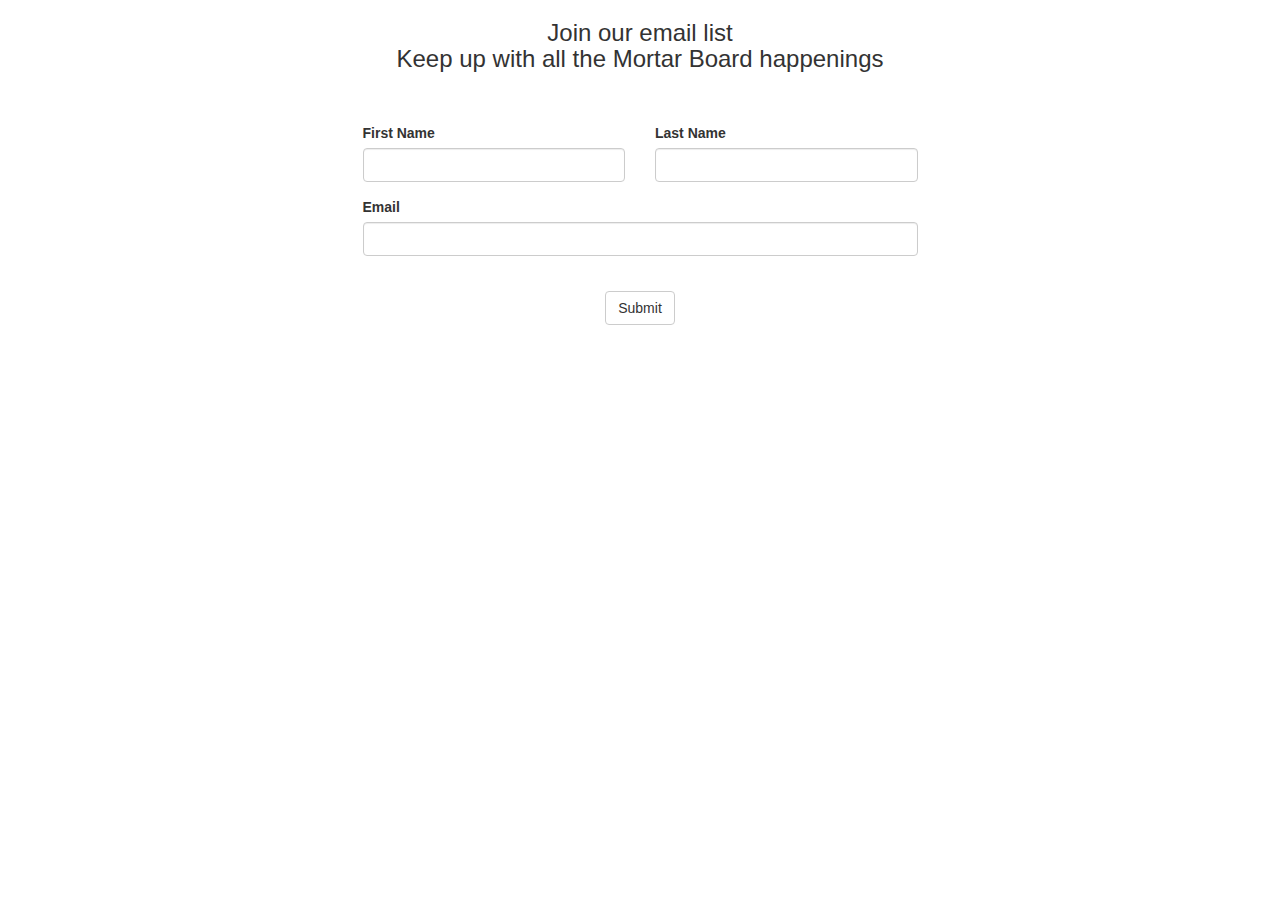
<file: email.html>
<!DOCTYPE html>
<html lang="en">
  <head>
    <meta charset="utf-8">
    <meta http-equiv="X-UA-Compatible" content="IE=edge">
    <meta name="viewport" content="width=device-width, initial-scale=1">
    <title>Bootstrap 101 Template</title>

    <!-- Bootstrap -->
    <link href="css/bootstrap.min.css" rel="stylesheet">

    <!-- HTML5 shim and Respond.js for IE8 support of HTML5 elements and media queries -->
    <!-- WARNING: Respond.js doesn't work if you view the page via file:// -->
    <!--[if lt IE 9]>
      <script src="https://oss.maxcdn.com/html5shiv/3.7.2/html5shiv.min.js"></script>
      <script src="https://oss.maxcdn.com/respond/1.4.2/respond.min.js"></script>
    <![endif]-->
  </head>
  <body>
    <div class="container">
  <div class="row">
  
    <h3 class="text-center"> Join our email list <br>Keep up with all the Mortar Board happenings </h3> <br> <br>
   </div>
</div>

<div class="container">
  <div class="row">

    <div class="col-md-3 col-lg-3 col-sm-3 col-xs-0">
    </div>

  <div class="col-md-3 col-lg-3 col-sm-3 col-xs-12">
      <form role="form">
        <div class="form-group">
            <label for="inputName" class="control-label">First Name</label>
                <input type="name" class="form-control" id="inputName" placeholder="">
       </div>
  </div>

 
 <div class="col-md-3 col-lg-3 col-sm-3 col-xs-12">
      <form role="form">
        <div class="form-group">
            <label for="inputName" class="control-label">Last Name</label>
                <input type="name" class="form-control" id="inputName" placeholder="">
        </div>
  </div>

</div>
</div>



<div class="container">
  <div class="row">

    <div class="col-md-3 col-lg-3 col-sm-3 col-xs-0">
    </div>

  <div class="col-md-6 col-lg-6 col-sm-6 col-xs-12">
      <form role="form">
        <div class="form-group">
            <label for="inputEmail" class="control-label">Email</label>
                <input type="email" class="form-control" id="inputEmail" placeholder="">
       </div>
  </div>

</div>

<br>

<div class="text-center">
              <a href="submit.html">
                <button type="button" class="btn btn-default btn-center"> Submit</button>
              </a>
              </div>
          </div>
      </div>
 
 <br>
    <!-- jQuery (necessary for Bootstrap's JavaScript plugins) -->
    <script src="https://ajax.googleapis.com/ajax/libs/jquery/1.11.1/jquery.min.js"></script>
    <!-- Include all compiled plugins (below), or include individual files as needed -->
    <script src="js/bootstrap.min.js"></script>
  </body>
</html>
</file>
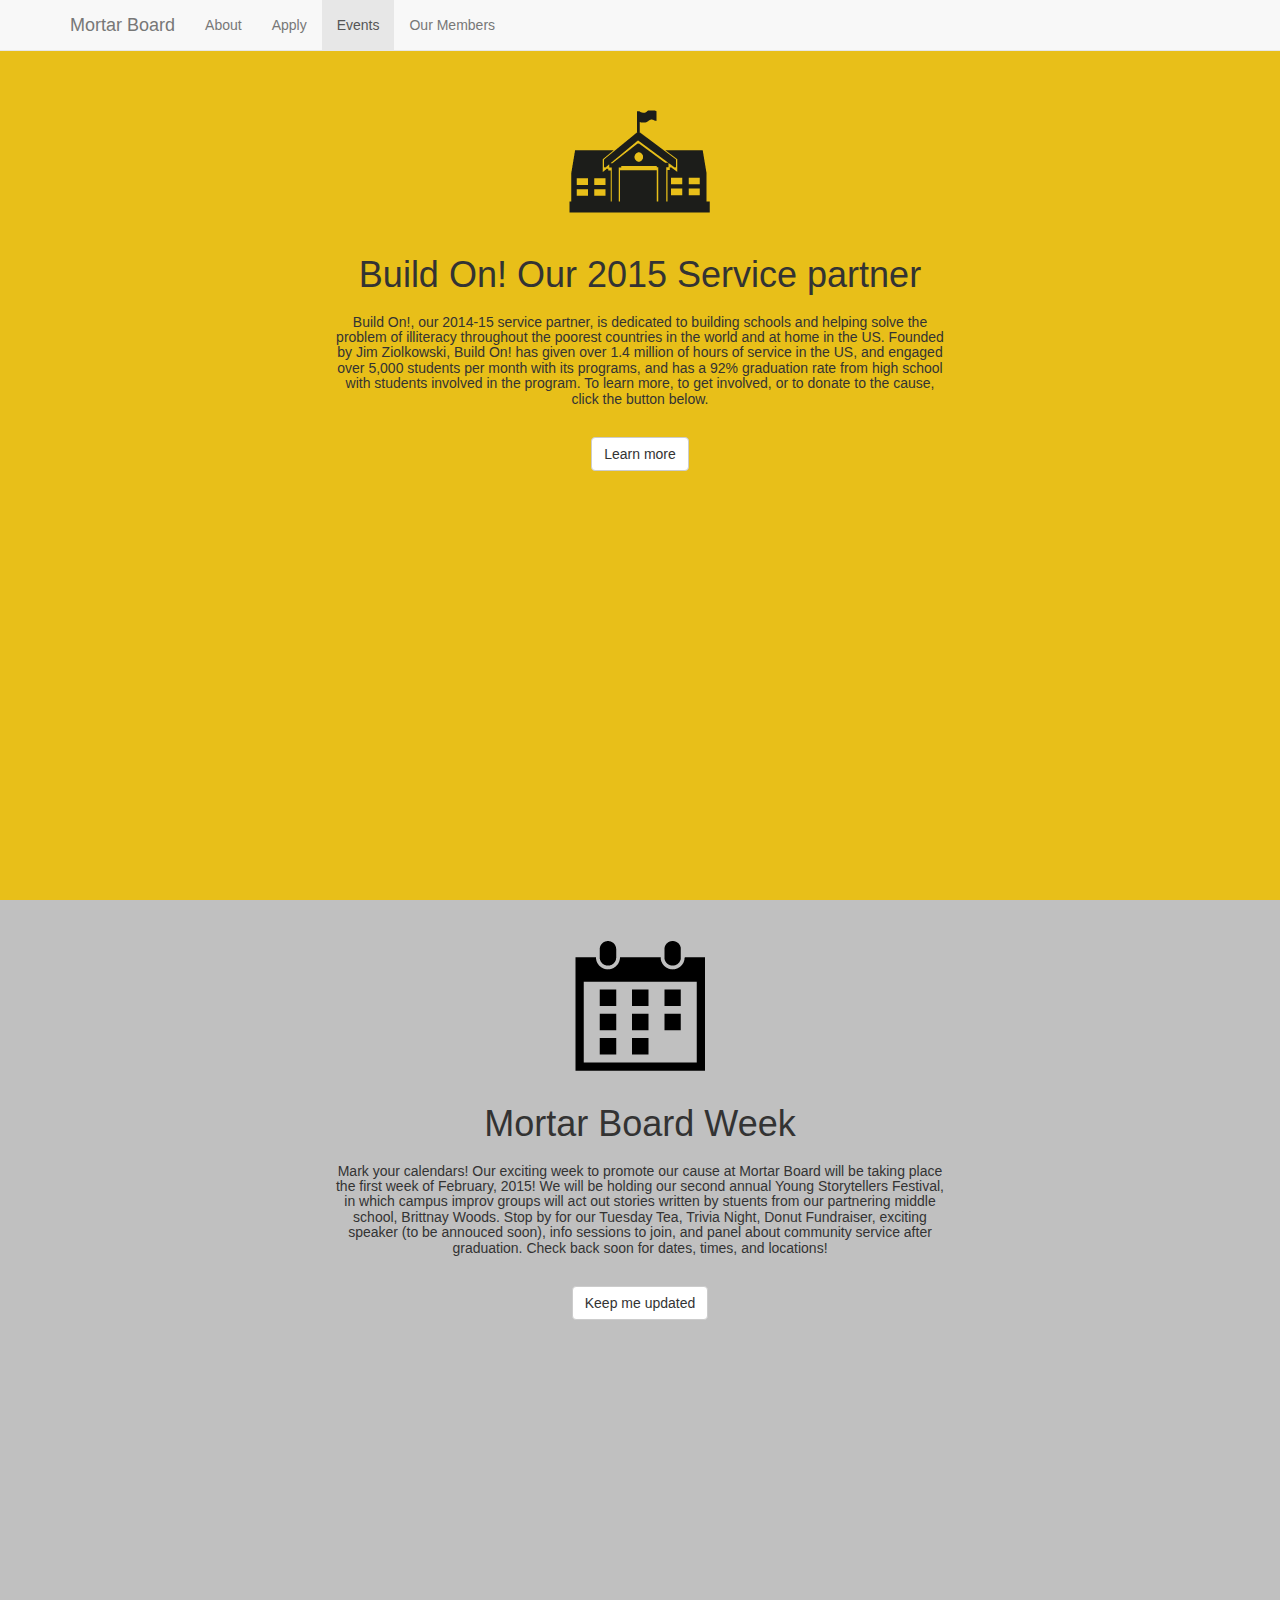
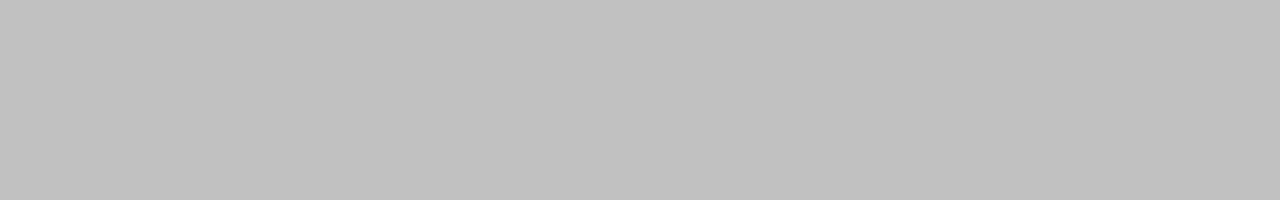
<file: events.html>
<!DOCTYPE html>
<html lang="en">
  <head>
    <meta charset="utf-8">
    <meta http-equiv="X-UA-Compatible" content="IE=edge">
    <meta name="viewport" content="width=device-width, initial-scale=1">
    <title>Mortar Board - Event</title>

    <!-- Bootstrap -->
    <link href="css/bootstrap.min.css" rel="stylesheet">
    <link href="custom.css" rel="stylesheet">

    <!-- HTML5 shim and Respond.js for IE8 support of HTML5 elements and media queries -->
    <!-- WARNING: Respond.js doesn't work if you view the page via file:// -->
    <!--[if lt IE 9]>
      <script src="https://oss.maxcdn.com/html5shiv/3.7.2/html5shiv.min.js"></script>
      <script src="https://oss.maxcdn.com/respond/1.4.2/respond.min.js"></script>
    <![endif]-->
  </head>
  <body>
    <!-- Static navbar -->
    <nav class="navbar navbar-default navbar-static-top" role="navigation">
      <div class="container">
        <div class="navbar-header">
          <button type="button" class="navbar-toggle collapsed" data-toggle="collapse" data-target="#navbar" aria-expanded="false" aria-controls="navbar">
            <span class="sr-only">Toggle navigation</span>
            <span class="icon-bar"></span>
            <span class="icon-bar"></span>
            <span class="icon-bar"></span>
          </button>
          <a class="navbar-brand" href="index.html">Mortar Board</a>
        </div>
        <div id="navbar" class="navbar-collapse collapse">
          <ul class="nav navbar-nav">
            <li><a href="index.html">About</a></li>
            <li><a href="apply.html">Apply</a></li>
            <li class="active"><a href="events.html">Events</a></li>
            <li><a href="contact.html">Our Members</a></li>
            
          </ul>
        </div><!--/.nav-collapse -->
      </div>
    </nav>


<div class="MB text-center">
<!-- <div class="column"> -->
  <div class="row">

    <br> <br>

        <img src="img/build.png" align="middle">
        <h1 class="text-center TEST"> Build On! Our 2015 Service partner</h1>
      </div>

      <div class="col-md-3 col-sm-3 col-lg-3 col-xs-0"> </div>
      <div class="col-md-6 col-sm-6 col-lg-6 col-xs-12">

        
        <h5 class="text-center"> Build On!, our 2014-15 service partner, is dedicated to building schools and helping solve the problem of illiteracy throughout the poorest countries in the world and at home in the US. Founded by Jim Ziolkowski, Build On! has given over 1.4 million of hours of service in the US, and engaged over 5,000 students per month with its programs, and has a 92% graduation rate from high school with students involved in the program. To learn more, to get involved, or to donate to the cause, click the button below. </h5>
        

        <br> 
        <div class="row">
    <div class="text-center">
        <a href="http://www.buildon.org/" target="_blank" class="btn btn-default button-thing">Learn more </a>
    </div>
  </div>
</div>
        </div>
      </div>
  <!-- </div> -->
</div>


      

   



<div class="scholarship text-center">

  <div class="row">
      

<br> <br> 
        <img src="img/calendar.png" align="middle">
        <h1 class="text-center TEST"> Mortar Board Week </h1>
      </div>

        <div class="col-md-3 col-sm-3 col-lg-3 col-xs-0"> </div>
      <div class="col-md-6 col-sm-6 col-lg-6 col-xs-12">

        
        <h5 class="text-center"> Mark your calendars! Our exciting week to promote our cause at Mortar Board will be taking place the first week of February, 2015! We will be holding our second annual Young Storytellers Festival, in which campus improv groups will act out stories written by stuents from our partnering middle school, Brittnay Woods. Stop by for our Tuesday Tea, Trivia Night, Donut Fundraiser, exciting speaker (to be annouced soon), info sessions to join, and panel about community service after graduation. Check back soon for dates, times, and locations! </h5>

 <br>

        <div class="row">
    <div class="text-center">
        <a href="email.html" class="btn btn-default button-thing">Keep me updated </a>
    </div>
        
        </div>
      </div>
  
</div>




    <!-- jQuery (necessary for Bootstrap's JavaScript plugins) -->
    <script src="https://ajax.googleapis.com/ajax/libs/jquery/1.11.1/jquery.min.js"></script>
    <!-- Include all compiled plugins (below), or include individual files as needed -->
    <script src="js/bootstrap.min.js"></script>

  </body>
</html>
</file>
<file: custom.css>
body {
	font-family: 'Roboto', sans-serif;
}
.navbar {
	margin-bottom: 0px;
}

.area1 {
	  background: url(img/MB.jpg) no-repeat center center fixed; 
  -webkit-background-size: cover;
  -moz-background-size: cover;
  -o-background-size: cover;
  background-size: cover;
  height: 500px;

}

.headline2 {
	margin-top: -2px
}



.MB {
	background-color: #E8BF19;
	position: absolute;
	height: 100%;
	width: 100%;

	
}

.scholarship {
	background-color: silver;
	position: absolute;
	height: 100%;
	width: 100%;
	top: 100%;

	
}

.leadership {
	background-color: grey;
	position: absolute;
	height: 100%;
	width: 100%;
	top: 200%;
}

.service {
	background-color: #E8BF19;
	position: absolute;
	height: 100%;
	width: 100%;
	top: 300%;
}

.yellow_box {
	background-color: #E8BF19;
	position: relative;
} 

.square {
	height: 0;
padding-bottom: 100%;
position: relative;
width: 100%;
}


.box1 {
	border-style: solid;
	border-color:  #CCCCCC;
	border-radius: 5px;
	padding: 10px;
	margin-top: 10px;
	margin-bottom: 40px;
	text-decoration: none;
	background-color: none;
	color: black;
}



.olivia {
	background-image: url(img/olivia2.jpg);
	  -webkit-background-size: cover;
  -moz-background-size: cover;
  -o-background-size: cover;
  background-size: cover;

}

.camil {
	background-image: url(img/camil.jpg);
	  -webkit-background-size: cover;
  -moz-background-size: cover;
  -o-background-size: cover;
  background-size: cover;

}

.brit {
	background-image: url(img/brit.jpg);
	  -webkit-background-size: cover;
  -moz-background-size: cover;
  -o-background-size: cover;
  background-size: cover;

}

.david {
	background-image: url(img/david.jpg);
	  -webkit-background-size: cover;
  -moz-background-size: cover;
  -o-background-size: cover;
  background-size: cover;

}


.christian {
	background-image: url(img/christian.jpg);
	  -webkit-background-size: cover;
  -moz-background-size: cover;
  -o-background-size: cover;
  background-size: cover;

}

.chelsea {
	background-image: url(img/chelsea.jpg);
	  -webkit-background-size: cover;
  -moz-background-size: cover;
  -o-background-size: cover;
  background-size: cover;

}

.neveda {
	background-image: url(img/neveda.jpg);
	  -webkit-background-size: cover;
  -moz-background-size: cover;
  -o-background-size: cover;
  background-size: cover;

}

.stein {
	background-image: url(img/stein.jpg);
	  -webkit-background-size: cover;
  -moz-background-size: cover;
  -o-background-size: cover;
  background-size: cover;

}

.thomas {
	background-image: url(img/thomas.jpg);
	  -webkit-background-size: cover;
  -moz-background-size: cover;
  -o-background-size: cover;
  background-size: cover;

}

.john {
	background-image: url(img/john.jpg);
	  -webkit-background-size: cover;
  -moz-background-size: cover;
  -o-background-size: cover;
  background-size: cover;

}

.caroline {
	background-image: url(img/caroline.jpg);
	  -webkit-background-size: cover;
  -moz-background-size: cover;
  -o-background-size: cover;
  background-size: cover;

}


.sara {
	background-image: url(img/sara.jpg);
	  -webkit-background-size: cover;
  -moz-background-size: cover;
  -o-background-size: cover;
  background-size: cover;

}

.mike {
	background-image: url(img/mike.jpg);
	  -webkit-background-size: cover;
  -moz-background-size: cover;
  -o-background-size: cover;
  background-size: cover;

}

.will {
	background-image: url(img/will.jpg);
	  -webkit-background-size: cover;
  -moz-background-size: cover;
  -o-background-size: cover;
  background-size: cover;

}

.matt {
	background-image: url(img/matt.jpg);
	  -webkit-background-size: cover;
  -moz-background-size: cover;
  -o-background-size: cover;
  background-size: cover;

}

.cassie {
	background-image: url(img/cassie.jpg);
	  -webkit-background-size: cover;
  -moz-background-size: cover;
  -o-background-size: cover;
  background-size: cover;

}

.alex {
	background-image: url(img/alex.jpg);
	  -webkit-background-size: cover;
  -moz-background-size: cover;
  -o-background-size: cover;
  background-size: cover;

}
</file>
